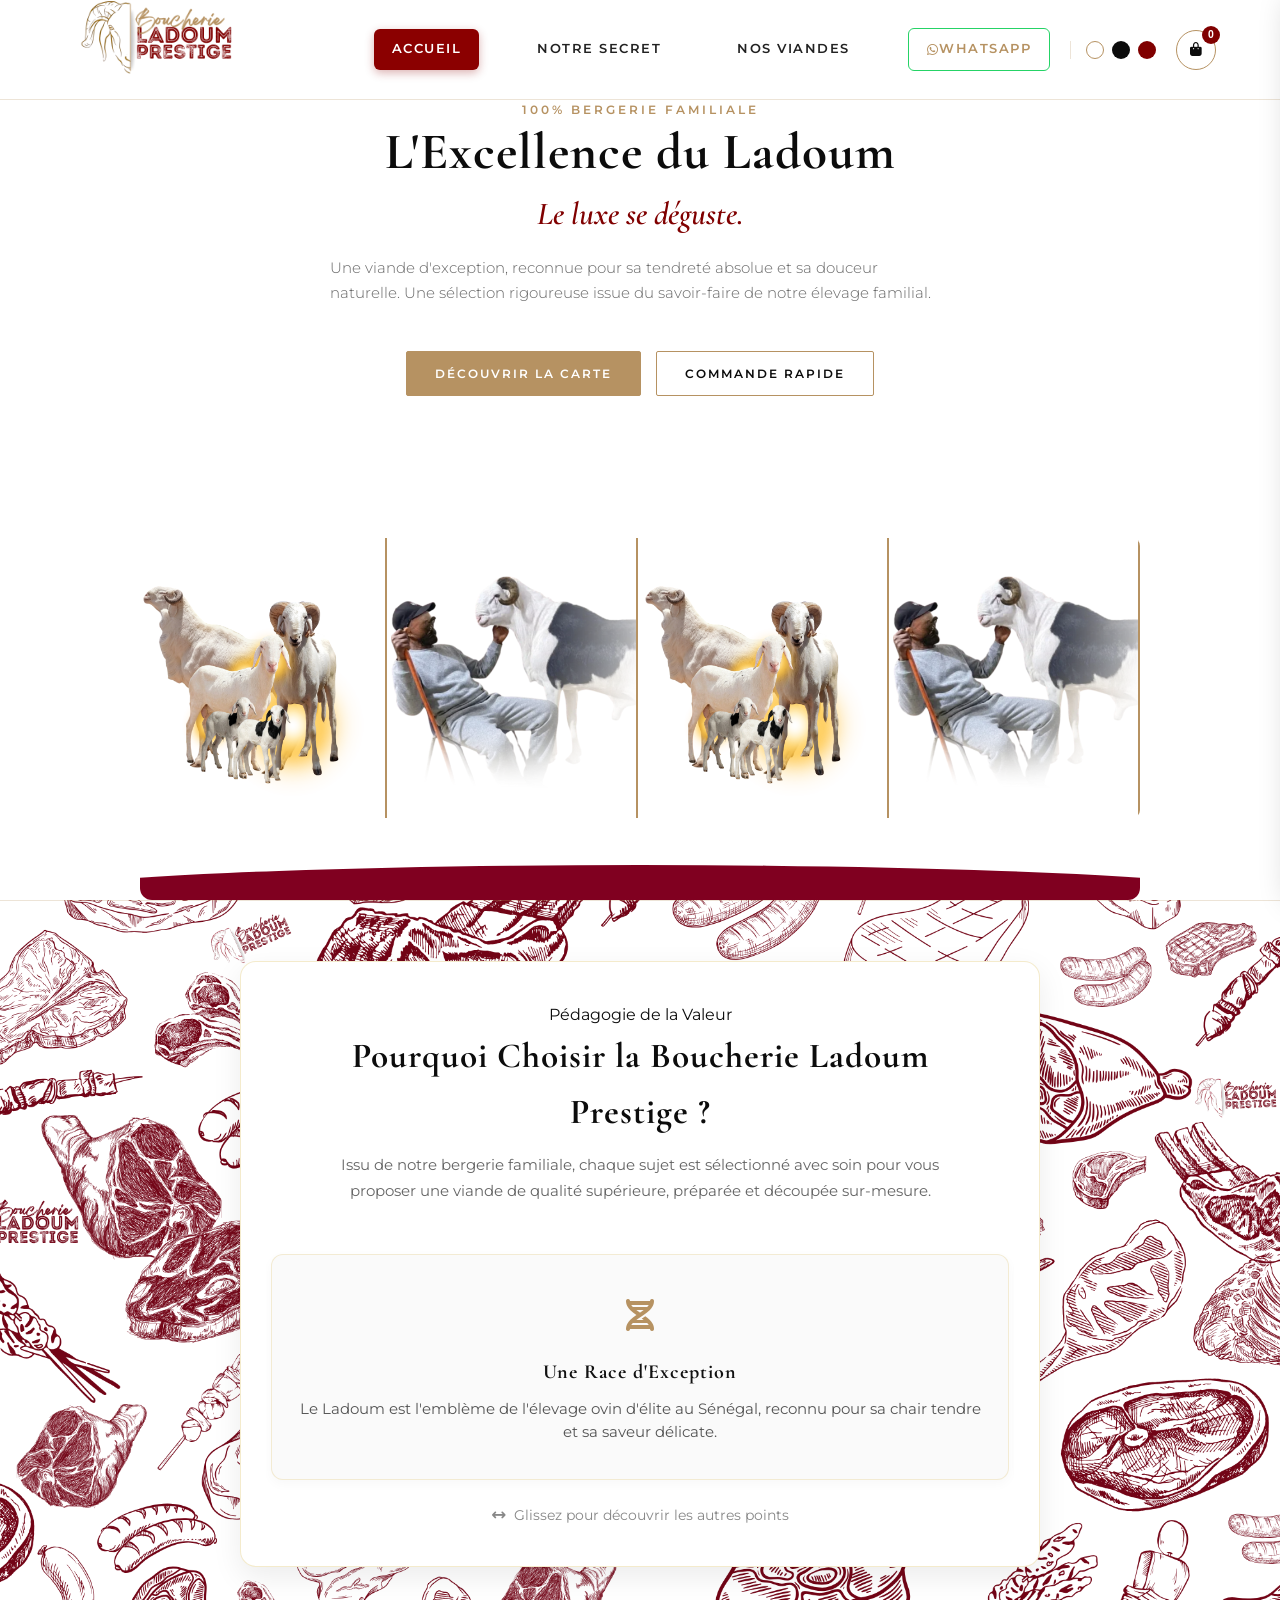
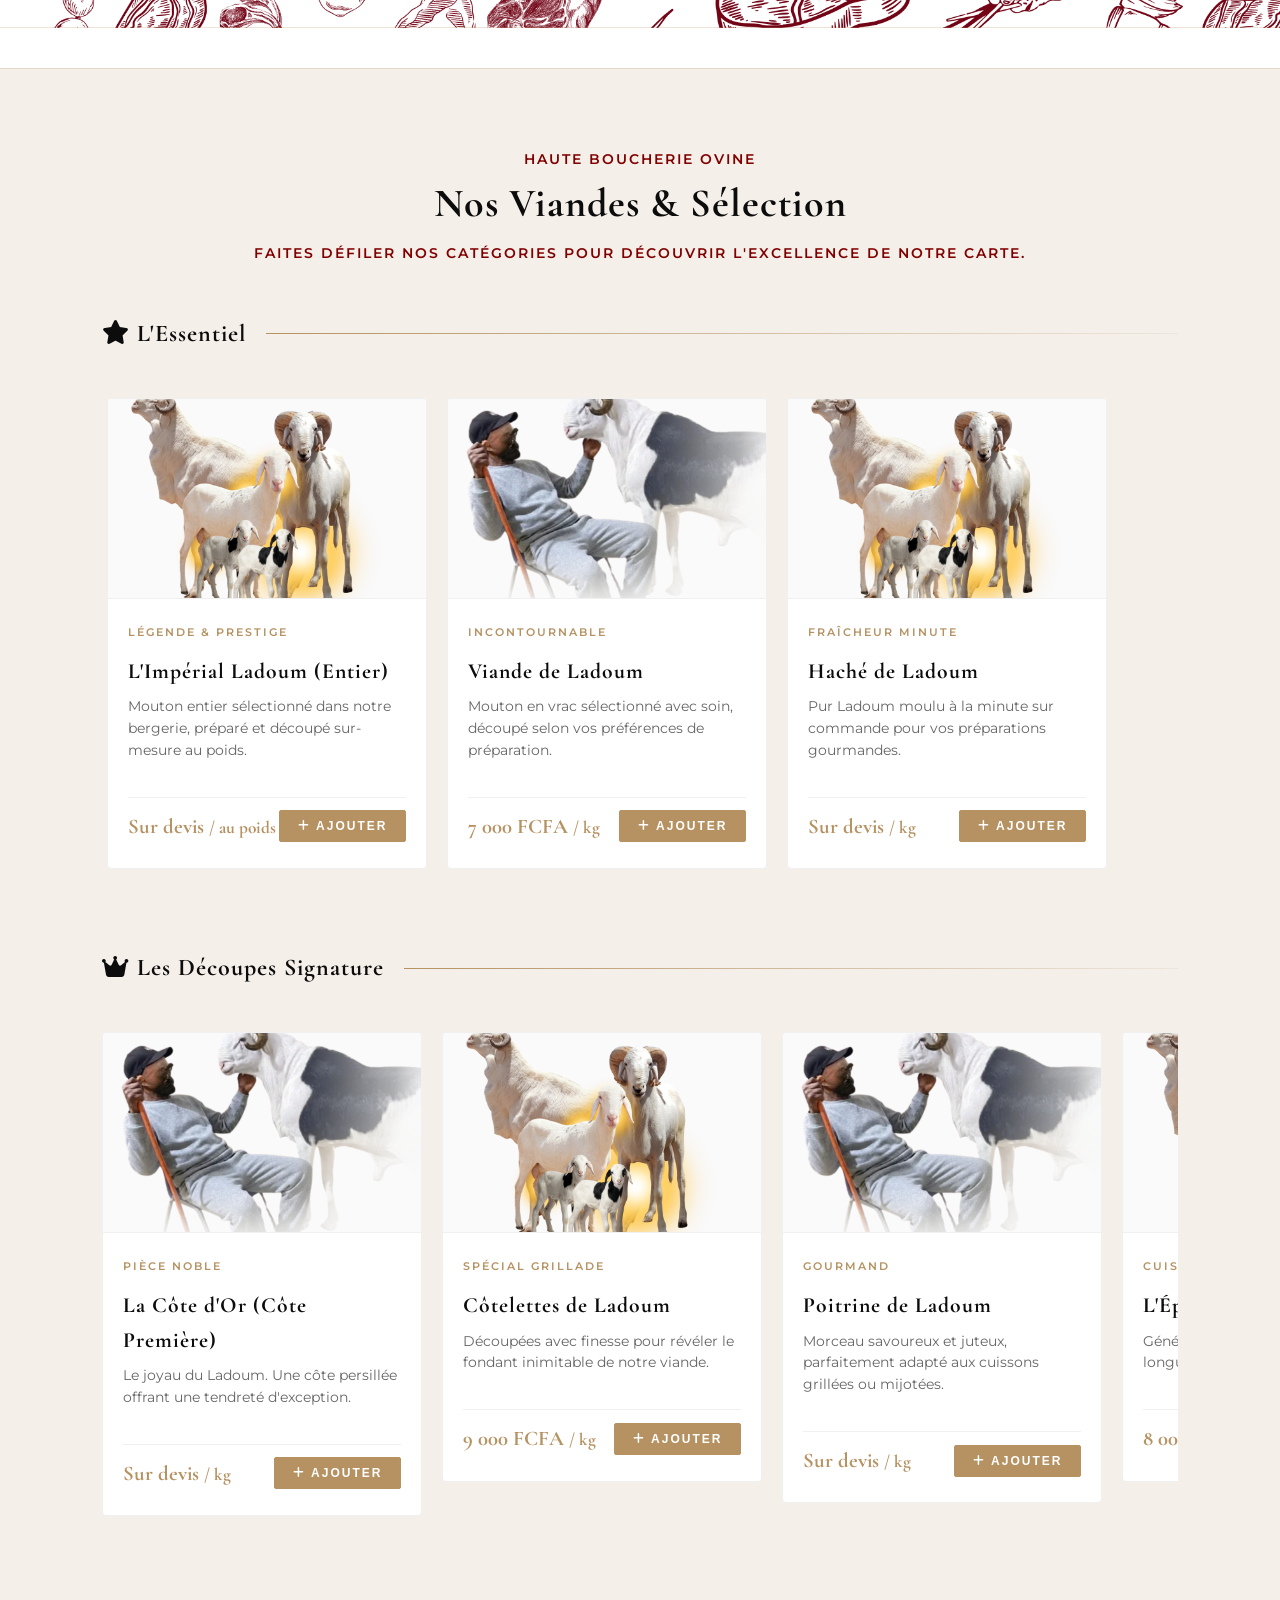
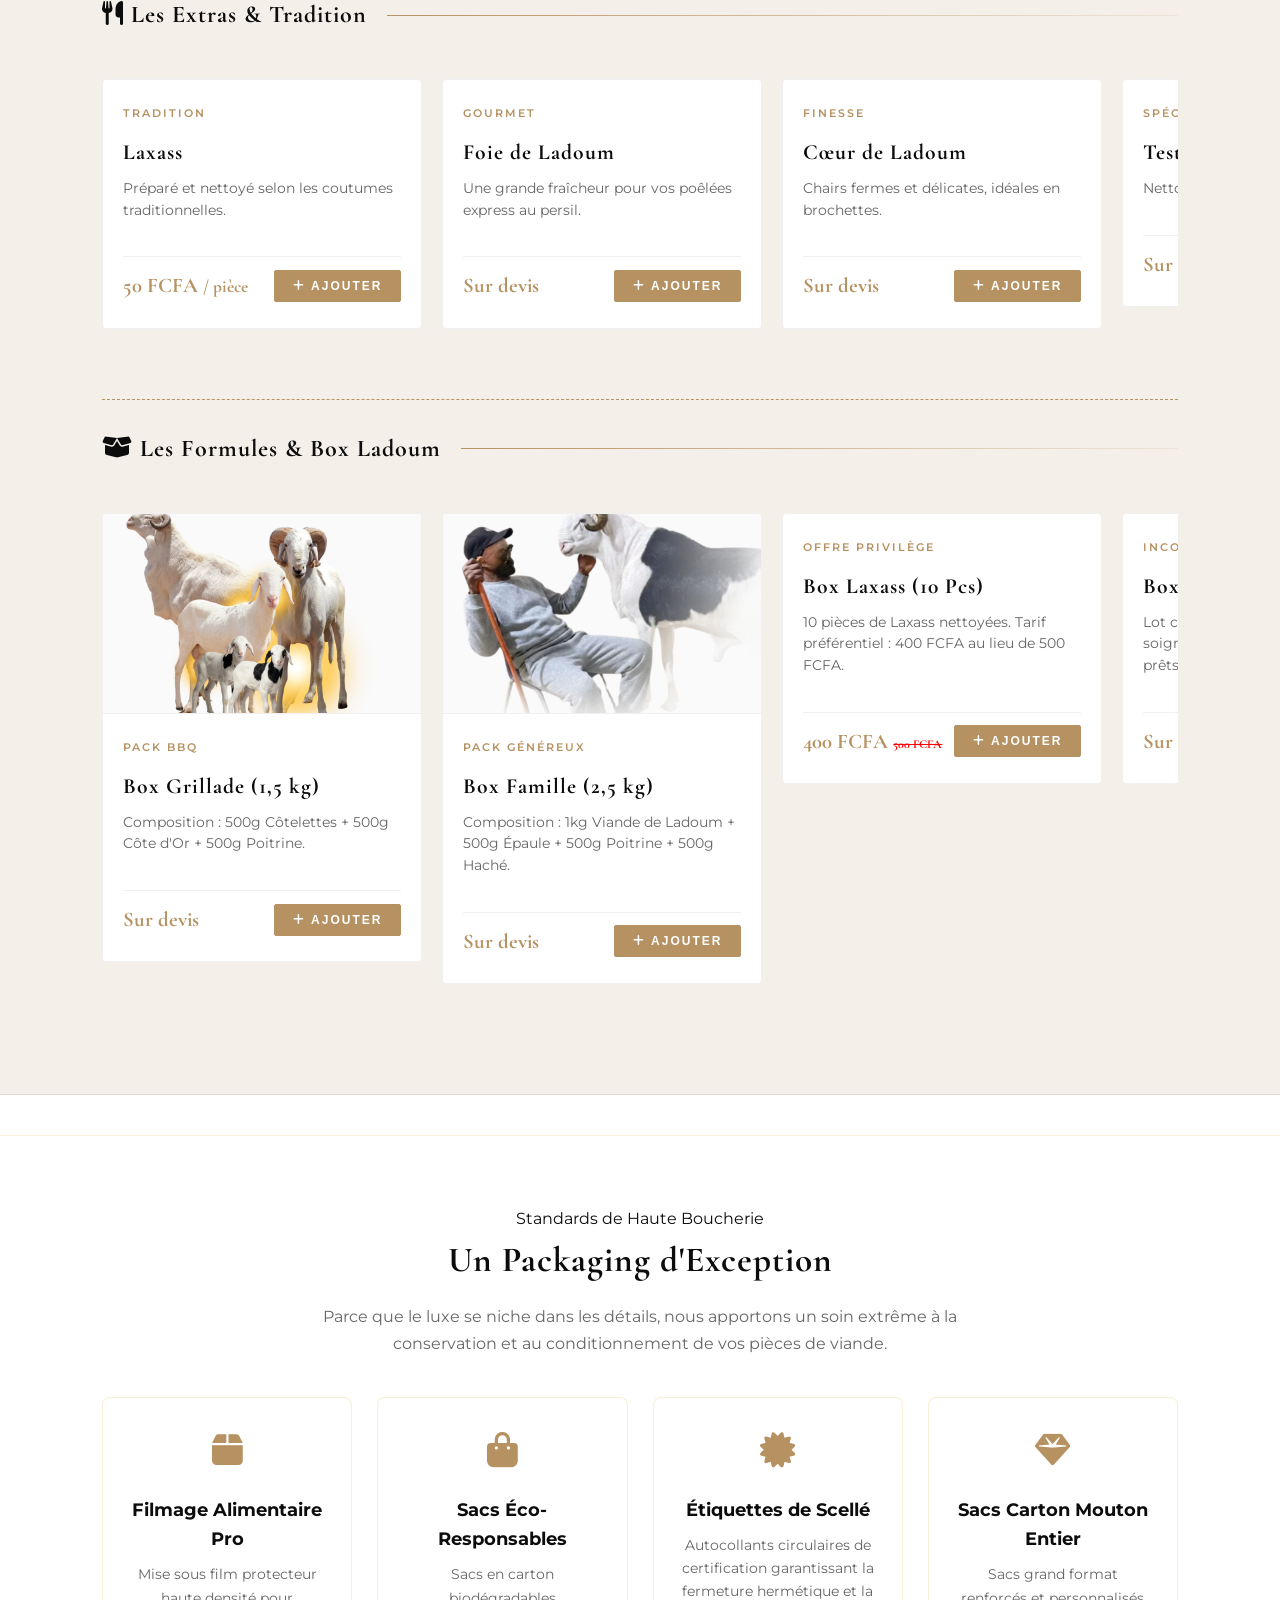
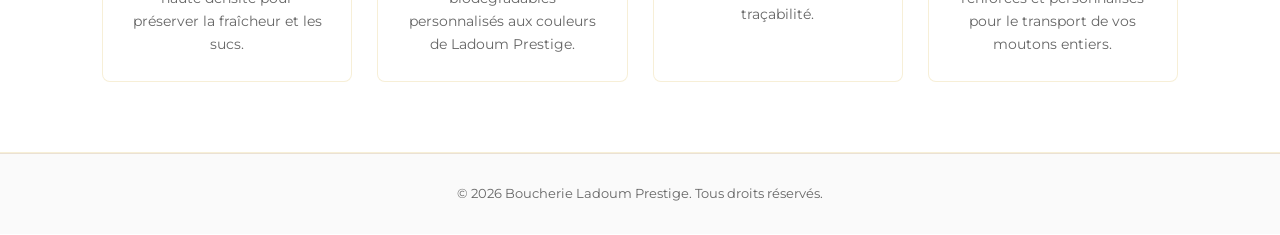
<file: index.html>
<!DOCTYPE html>
<html lang="fr" data-theme="light">
<head>
    <meta charset="UTF-8">
    <meta name="viewport" content="width=device-width, initial-scale=1.0">
    <title>Boucherie Ladoum Prestige | Boucherie d'Exception</title>
    <link rel="stylesheet" href="style.css">
    <link rel="stylesheet" href="https://cdnjs.cloudflare.com/ajax/libs/font-awesome/6.4.0/css/all.min.css">
    <style>
        /* Styles spécifiques aux carrousels UX/UI */
        .carousel-container {
            display: flex;
            gap: 20px;
            overflow-x: auto;
            scroll-snap-type: x mandatory;
            scroll-behavior: smooth;
            padding: 15px 5px 30px;
            -webkit-overflow-scrolling: touch;
        }

        .carousel-container::-webkit-scrollbar {
            height: 6px;
        }

        .carousel-container::-webkit-scrollbar-track {
            background: var(--bg-color, #ffffff);
        }

        .carousel-container::-webkit-scrollbar-thumb {
            background-color: var(--accent-gold, #d4af37);
            border-radius: 10px;
        }

        .carousel-item {
            flex: 0 0 280px;
            scroll-snap-align: start;
        }

        @media (min-width: 768px) {
            .carousel-item {
                flex: 0 0 320px;
            }
        }

        /* Section Packaging & Engagement */
        .packaging-section {
            padding: 70px 8%;
            background: var(--card-bg, #fdfbf7);
            border-top: 1px solid var(--border-color, rgba(212, 175, 55, 0.2));
            border-bottom: 1px solid var(--border-color, rgba(212, 175, 55, 0.2));
        }

        .packaging-grid {
            display: grid;
            grid-template-columns: repeat(auto-fit, minmax(240px, 1fr));
            gap: 25px;
            margin-top: 40px;
        }

        .packaging-card {
            background: var(--bg-color, #ffffff);
            border: 1px solid var(--border-color, rgba(212, 175, 55, 0.2));
            border-radius: 8px;
            padding: 25px;
            text-align: center;
            transition: transform 0.3s ease;
        }

        .packaging-card:hover {
            transform: translateY(-5px);
        }

        .packaging-icon {
            font-size: 2.2rem;
            color: var(--accent-gold, #d4af37);
            margin-bottom: 15px;
        }

        .packaging-card h4 {
            font-size: 1.15rem;
            margin-bottom: 10px;
            color: var(--text-color, #333);
        }

        .packaging-card p {
            font-size: 0.9rem;
            color: var(--text-muted, #666);
            line-height: 1.6;
        }
    </style>
</head>
<body>

    <!-- Header Fixe -->
    <header>
        <div class="logo">
            <a href="index.html">
                <img src="./img/logo_fond_blanc.png" alt="Boucherie Ladoum Prestige" id="site-logo" class="logo-img">
            </a>
        </div>
        
        <!-- Navigation Principale -->
        <nav id="main-nav">
            <a href="index.html#accueil" class="active" onclick="closeMobileMenu()">Accueil</a>
            <a href="secret-excellence.html" onclick="closeMobileMenu()">Notre Secret</a>
            <a href="viandes.html" onclick="closeMobileMenu()">Nos Viandes</a>
            <a href="https://wa.me/221776518802" class="nav-wa" target="_blank" rel="noopener"><i class="fab fa-whatsapp"></i> WhatsApp</a>
            
            <div class="theme-switcher">
                <span class="theme-dot dot-light active" onclick="setTheme('light')" title="Thème Clair"></span>
                <span class="theme-dot dot-dark" onclick="setTheme('dark')" title="Thème Sombre"></span>
                <span class="theme-dot dot-red" onclick="setTheme('red')" title="Thème Bordeaux Prestige"></span>
            </div>

            <!-- Panier Ordinateur -->
            <button class="cart-trigger desktop-cart" onclick="toggleCart()" title="Voir le panier">
                <i class="fas fa-shopping-bag"></i>
                <span class="cart-badge">0</span>
            </button>
        </nav>

        <!-- Actions Mobile (Panier + Burger) -->
        <div class="header-actions mobile-only">
            <button class="cart-trigger" onclick="toggleCart()" title="Voir le panier">
                <i class="fas fa-shopping-bag"></i>
                <span class="cart-badge">0</span>
            </button>

            <button class="mobile-menu-btn" onclick="toggleMobileMenu()" title="Menu">
                <i class="fas fa-bars" id="burger-icon"></i>
            </button>
        </div>
    </header>

    <!-- Hero Banner -->
<!-- Hero Banner -->
<section id="accueil" class="hero reveal-on-scroll flex-column-centered">
    <!-- Textes et Boutons en haut -->
    <div class="hero-content hero-text-centered">
        <p class="label-prestige">100% Bergerie Familiale</p>
        <h1>L'Excellence du Ladoum</h1>
        <p class="tagline">Le luxe se déguste.</p>
        <p class="description">Une viande d'exception, reconnue pour sa tendreté absolue et sa douceur naturelle. Une sélection rigoureuse issue du savoir-faire de notre élevage familial.</p>
        <div class="cta-group">
            <a href="#decoupes" class="btn-gold">Découvrir la carte</a>
            <a href="https://wa.me/221776518802" target="_blank" rel="noopener" class="btn-outline">Commande rapide</a>
        </div>
    </div>
    
    <!-- Carrousel Banner & Vagues en bas -->
    <div class="hero-image-wrapper header-banner-container">
        <!-- Vague supérieure -->
        <div class="banner-curve curve-top"></div>

        <!-- Galerie / Carrousel -->
        <div class="banner-carousel-track">
            <div class="banner-slide">
                <img src="./img/1.png" alt="Boucherie Ladoum Prestige">
            </div>
            <div class="banner-slide">
                <img src="./img/propos1.png" alt="Savoir-faire et Élevage">
            </div>
            <div class="banner-slide">
                <img src="./img/1.png" alt="Sélection de viande Ladoum">
            </div>
            <div class="banner-slide">
                <img src="./img/propos1.png" alt="Découpe d'exception">
            </div>

            <!-- Doublon des images pour l'effet de boucle infinie sur mobile -->
            <div class="banner-slide mobile-clone">
                <img src="./img/1.png" alt="Boucherie Ladoum Prestige">
            </div>
            <div class="banner-slide mobile-clone">
                <img src="./img/propos1.png" alt="Savoir-faire et Élevage">
            </div>
        </div>

        <!-- Vague inférieure -->
        <div class="banner-curve curve-bottom"></div>
    </div>
</section>

    <!-- SECTION WHY LADOUM -->
    <section class="why-ladoum-section reveal-on-scroll">
        <div class="why-container-box">
            <div class="why-header">
                <p class="label-prestige">Pédagogie de la Valeur</p>
                <h2>Pourquoi Choisir la Boucherie Ladoum Prestige ?</h2>
                <p class="why-intro">Issu de notre bergerie familiale, chaque sujet est sélectionné avec soin pour vous proposer une viande de qualité supérieure, préparée et découpée sur-mesure.</p>
            </div>

            <div class="why-carousel-slider">
                <div class="why-card-item">
                    <div class="why-card">
                        <div class="why-icon"><i class="fas fa-dna"></i></div>
                        <h3>Une Race d'Exception</h3>
                        <p>Le Ladoum est l'emblème de l'élevage ovin d'élite au Sénégal, reconnu pour sa chair tendre et sa saveur délicate.</p>
                    </div>
                </div>

                <div class="why-card-item">
                    <div class="why-card">
                        <div class="why-icon"><i class="fas fa-home"></i></div>
                        <h3>Élevage Familial</h3>
                        <p>Aucun intermédiaire : un suivi sanitaire et nutritionnel irréprochable au sein de notre propre bergerie.</p>
                    </div>
                </div>

                <div class="why-card-item">
                    <div class="why-card">
                        <div class="why-icon"><i class="fas fa-award"></i></div>
                        <h3>Sélection Rigoureuse</h3>
                        <p>Chaque sujet est choisi individuellement à maturité idéale pour garantir un persillé et une tendreté irréprochables.</p>
                    </div>
                </div>

                <div class="why-card-item">
                    <div class="why-card">
                        <div class="why-icon"><i class="fas fa-cut"></i></div>
                        <h3>Découpe Sur-Mesure</h3>
                        <p>Chaque pièce est préparée artisanalement selon votre commande et emballée avec soin.</p>
                    </div>
                </div>
            </div>

            <div class="why-carousel-hint">
                <i class="fas fa-arrows-left-right"></i> Glissez pour découvrir les autres points
            </div>
        </div>
    </section>

    <!-- SECTION PRINCIPALE PRODUITS (EN CARROUSELS) -->
    <section id="decoupes" class="products reveal-on-scroll">
        <div class="products-header">
            <p class="label-prestige">Haute Boucherie Ovine</p>
            <h2>Nos Viandes & Sélection</h2>
            <p class="products-subintro">Faites défiler nos catégories pour découvrir l'excellence de notre carte.</p>
        </div>
        
        <!-- CARROUSEL 1: L'ESSENTIEL -->
        <div class="category-block">
            <div class="category-header">
                <h3><i class="fas fa-star gold-icon-sm"></i> L'Essentiel</h3>
                <span class="category-line"></span>
            </div>

            <div class="carousel-container">
                <div class="carousel-item">
                    <div class="product-card">
                        <div class="product-img-wrapper">
                            <img src="./img/1.png" alt="L'Impérial Ladoum" class="product-img">
                        </div>
                        <div class="product-card-body">
                            <div class="badge">Légende & Prestige</div>
                            <h3>L'Impérial Ladoum (Entier)</h3>
                            <p>Mouton entier sélectionné dans notre bergerie, préparé et découpé sur-mesure au poids.</p>
                            <div class="product-footer-row">
                                <span class="price">Sur devis <small>/ au poids</small></span>
                                <button onclick="addToCart('L\'Impérial Ladoum (Entier)', 0, 'unit')" class="btn-card"><i class="fas fa-plus"></i> Ajouter</button>
                            </div>
                        </div>
                    </div>
                </div>

                <div class="carousel-item">
                    <div class="product-card">
                        <div class="product-img-wrapper">
                            <img src="./img/propos1.png" alt="Viande de Ladoum" class="product-img">
                        </div>
                        <div class="product-card-body">
                            <div class="badge">Incontournable</div>
                            <h3>Viande de Ladoum</h3>
                            <p>Mouton en vrac sélectionné avec soin, découpé selon vos préférences de préparation.</p>
                            <div class="product-footer-row">
                                <span class="price">7 000 FCFA <small>/ kg</small></span>
                                <button onclick="addToCart('Viande de Ladoum au Kg', 7000, 'kg')" class="btn-card"><i class="fas fa-plus"></i> Ajouter</button>
                            </div>
                        </div>
                    </div>
                </div>

                <div class="carousel-item">
                    <div class="product-card">
                        <div class="product-img-wrapper">
                            <img src="./img/1.png" alt="Haché de Ladoum" class="product-img">
                        </div>
                        <div class="product-card-body">
                            <div class="badge">Fraîcheur Minute</div>
                            <h3>Haché de Ladoum</h3>
                            <p>Pur Ladoum moulu à la minute sur commande pour vos préparations gourmandes.</p>
                            <div class="product-footer-row">
                                <span class="price">Sur devis <small>/ kg</small></span>
                                <button onclick="addToCart('Haché de Ladoum', 0, 'kg')" class="btn-card"><i class="fas fa-plus"></i> Ajouter</button>
                            </div>
                        </div>
                    </div>
                </div>
            </div>
        </div>

        <!-- CARROUSEL 2: LES DÉCOUPES SIGNATURE -->
        <div class="category-block">
            <div class="category-header">
                <h3><i class="fas fa-crown gold-icon-sm"></i> Les Découpes Signature</h3>
                <span class="category-line"></span>
            </div>

            <div class="carousel-container">
                <div class="carousel-item">
                    <div class="product-card">
                        <div class="product-img-wrapper">
                            <img src="./img/propos1.png" alt="La Côte d'Or" class="product-img">
                        </div>
                        <div class="product-card-body">
                            <div class="badge">Pièce Noble</div>
                            <h3>La Côte d'Or (Côte Première)</h3>
                            <p>Le joyau du Ladoum. Une côte persillée offrant une tendreté d'exception.</p>
                            <div class="product-footer-row">
                                <span class="price">Sur devis <small>/ kg</small></span>
                                <button onclick="addToCart('La Côte d\'Or', 0, 'kg')" class="btn-card"><i class="fas fa-plus"></i> Ajouter</button>
                            </div>
                        </div>
                    </div>
                </div>

                <div class="carousel-item">
                    <div class="product-card">
                        <div class="product-img-wrapper">
                            <img src="./img/1.png" alt="Côtelettes de Ladoum" class="product-img">
                        </div>
                        <div class="product-card-body">
                            <div class="badge">Spécial Grillade</div>
                            <h3>Côtelettes de Ladoum</h3>
                            <p>Découpées avec finesse pour révéler le fondant inimitable de notre viande.</p>
                            <div class="product-footer-row">
                                <span class="price">9 000 FCFA <small>/ kg</small></span>
                                <button onclick="addToCart('Côtelettes de Ladoum', 9000, 'kg')" class="btn-card"><i class="fas fa-plus"></i> Ajouter</button>
                            </div>
                        </div>
                    </div>
                </div>

                <div class="carousel-item">
                    <div class="product-card">
                        <div class="product-img-wrapper">
                            <img src="./img/propos1.png" alt="Poitrine de Ladoum" class="product-img">
                        </div>
                        <div class="product-card-body">
                            <div class="badge">Gourmand</div>
                            <h3>Poitrine de Ladoum</h3>
                            <p>Morceau savoureux et juteux, parfaitement adapté aux cuissons grillées ou mijotées.</p>
                            <div class="product-footer-row">
                                <span class="price">Sur devis <small>/ kg</small></span>
                                <button onclick="addToCart('Poitrine de Ladoum', 0, 'kg')" class="btn-card"><i class="fas fa-plus"></i> Ajouter</button>
                            </div>
                        </div>
                    </div>
                </div>

                <div class="carousel-item">
                    <div class="product-card">
                        <div class="product-img-wrapper">
                            <img src="./img/1.png" alt="L'Épaule de Ladoum" class="product-img">
                        </div>
                        <div class="product-card-body">
                            <div class="badge">Cuisson Lente</div>
                            <h3>L'Épaule de Ladoum</h3>
                            <p>Généreuse et fondante, idéale à rôtir longuement ou confire au four.</p>
                            <div class="product-footer-row">
                                <span class="price">8 000 FCFA <small>/ kg</small></span>
                                <button onclick="addToCart('L\'Épaule de Ladoum', 8000, 'kg')" class="btn-card"><i class="fas fa-plus"></i> Ajouter</button>
                            </div>
                        </div>
                    </div>
                </div>

                <div class="carousel-item">
                    <div class="product-card">
                        <div class="product-img-wrapper">
                            <img src="./img/propos1.png" alt="Le Gigot Royal" class="product-img">
                        </div>
                        <div class="product-card-body">
                            <div class="badge">Pièce Maîtresse</div>
                            <h3>Le Gigot Royal</h3>
                            <p>Découpe majestueuse pour vos grandes réceptions et événements d'exception.</p>
                            <div class="product-footer-row">
                                <span class="price">8 500 FCFA <small>/ kg</small></span>
                                <button onclick="addToCart('Le Gigot Royal', 8500, 'kg')" class="btn-card"><i class="fas fa-plus"></i> Ajouter</button>
                            </div>
                        </div>
                    </div>
                </div>
            </div>
        </div>

        <!-- CARROUSEL 3: LES EXTRAS / SÉLECTION TRADITION -->
        <div class="category-block">
            <div class="category-header">
                <h3><i class="fas fa-utensils gold-icon-sm"></i> Les Extras & Tradition</h3>
                <span class="category-line"></span>
            </div>

            <div class="carousel-container">
                <div class="carousel-item">
                    <div class="product-card">
                        <div class="product-card-body">
                            <div class="badge">Tradition</div>
                            <h3>Laxass</h3>
                            <p>Préparé et nettoyé selon les coutumes traditionnelles.</p>
                            <div class="product-footer-row">
                                <span class="price">50 FCFA <small>/ pièce</small></span>
                                <button onclick="addToCart('Laxass', 50, 'unit')" class="btn-card"><i class="fas fa-plus"></i> Ajouter</button>
                            </div>
                        </div>
                    </div>
                </div>

                <div class="carousel-item">
                    <div class="product-card">
                        <div class="product-card-body">
                            <div class="badge">Gourmet</div>
                            <h3>Foie de Ladoum</h3>
                            <p>Une grande fraîcheur pour vos poêlées express au persil.</p>
                            <div class="product-footer-row">
                                <span class="price">Sur devis</span>
                                <button onclick="addToCart('Foie de Ladoum', 0, 'unit')" class="btn-card"><i class="fas fa-plus"></i> Ajouter</button>
                            </div>
                        </div>
                    </div>
                </div>

                <div class="carousel-item">
                    <div class="product-card">
                        <div class="product-card-body">
                            <div class="badge">Finesse</div>
                            <h3>Cœur de Ladoum</h3>
                            <p>Chairs fermes et délicates, idéales en brochettes.</p>
                            <div class="product-footer-row">
                                <span class="price">Sur devis</span>
                                <button onclick="addToCart('Cœur de Ladoum', 0, 'unit')" class="btn-card"><i class="fas fa-plus"></i> Ajouter</button>
                            </div>
                        </div>
                    </div>
                </div>

                <div class="carousel-item">
                    <div class="product-card">
                        <div class="product-card-body">
                            <div class="badge">Spécialité</div>
                            <h3>Testicules</h3>
                            <p>Nettoyés soigneusement à la demande.</p>
                            <div class="product-footer-row">
                                <span class="price">Sur devis</span>
                                <button onclick="addToCart('Testicules', 0, 'unit')" class="btn-card"><i class="fas fa-plus"></i> Ajouter</button>
                            </div>
                        </div>
                    </div>
                </div>

                <div class="carousel-item">
                    <div class="product-card">
                        <div class="product-card-body">
                            <div class="badge">Fins Connaisseurs</div>
                            <h3>Rognons</h3>
                            <p>Délicieusement tendres, préparés prêts pour la cuisson.</p>
                            <div class="product-footer-row">
                                <span class="price">Sur devis</span>
                                <button onclick="addToCart('Rognons', 0, 'unit')" class="btn-card"><i class="fas fa-plus"></i> Ajouter</button>
                            </div>
                        </div>
                    </div>
                </div>

                <div class="carousel-item">
                    <div class="product-card">
                        <div class="product-card-body">
                            <div class="badge">Tradition</div>
                            <h3>Tête de Ladoum</h3>
                            <p>Flambée et préparée minutieusement à l'ancienne.</p>
                            <div class="product-footer-row">
                                <span class="price">Sur devis</span>
                                <button onclick="addToCart('Tête de Ladoum', 0, 'unit')" class="btn-card"><i class="fas fa-plus"></i> Ajouter</button>
                            </div>
                        </div>
                    </div>
                </div>

                <div class="carousel-item">
                    <div class="product-card">
                        <div class="product-card-body">
                            <div class="badge">Incontournable</div>
                            <h3>Pieds / Tank Xaar</h3>
                            <p>Pieds de mouton lavés, flambés et découpés prêt à cuisiner.</p>
                            <div class="product-footer-row">
                                <span class="price">Sur devis</span>
                                <button onclick="addToCart('Pieds / Tank Xaar', 0, 'unit')" class="btn-card"><i class="fas fa-plus"></i> Ajouter</button>
                            </div>
                        </div>
                    </div>
                </div>
            </div>
        </div>

        <!-- CARROUSEL 4: LES FORMULES & BOX LADOUM -->
        <div class="category-block" style="margin-top: 40px; padding-top: 30px; border-top: 1px dashed var(--accent-gold, #d4af37);">
            <div class="category-header">
                <h3><i class="fas fa-box-open gold-icon-sm"></i> Les Formules & Box Ladoum</h3>
                <span class="category-line"></span>
            </div>

            <div class="carousel-container">
                <!-- Box Grillade -->
                <div class="carousel-item">
                    <div class="product-card">
                        <div class="product-img-wrapper">
                            <img src="./img/1.png" alt="Box Grillade" class="product-img">
                        </div>
                        <div class="product-card-body">
                            <div class="badge">Pack BBQ</div>
                            <h3>Box Grillade (1,5 kg)</h3>
                            <p>Composition : 500g Côtelettes + 500g Côte d'Or + 500g Poitrine.</p>
                            <div class="product-footer-row">
                                <span class="price">Sur devis</span>
                                <button onclick="addToCart('Box Grillade (1,5 kg)', 0, 'unit')" class="btn-card"><i class="fas fa-plus"></i> Ajouter</button>
                            </div>
                        </div>
                    </div>
                </div>

                <!-- Box Famille -->
                <div class="carousel-item">
                    <div class="product-card">
                        <div class="product-img-wrapper">
                            <img src="./img/propos1.png" alt="Box Famille" class="product-img">
                        </div>
                        <div class="product-card-body">
                            <div class="badge">Pack Généreux</div>
                            <h3>Box Famille (2,5 kg)</h3>
                            <p>Composition : 1kg Viande de Ladoum + 500g Épaule + 500g Poitrine + 500g Haché.</p>
                            <div class="product-footer-row">
                                <span class="price">Sur devis</span>
                                <button onclick="addToCart('Box Famille (2,5 kg)', 0, 'unit')" class="btn-card"><i class="fas fa-plus"></i> Ajouter</button>
                            </div>
                        </div>
                    </div>
                </div>

                <!-- Box Laxass -->
                <div class="carousel-item">
                    <div class="product-card">
                        <div class="product-card-body">
                            <div class="badge">Offre Privilège</div>
                            <h3>Box Laxass (10 Pcs)</h3>
                            <p>10 pièces de Laxass nettoyées. Tarif préférentiel : 400 FCFA au lieu de 500 FCFA.</p>
                            <div class="product-footer-row">
                                <span class="price">400 FCFA <small><s style="color:red; font-size:0.75rem;">500 FCFA</s></small></span>
                                <button onclick="addToCart('Box Laxass (10 pcs)', 400, 'unit')" class="btn-card"><i class="fas fa-plus"></i> Ajouter</button>
                            </div>
                        </div>
                    </div>
                </div>

                <!-- Box Tank Xaar -->
                <div class="carousel-item">
                    <div class="product-card">
                        <div class="product-card-body">
                            <div class="badge">Incontournable</div>
                            <h3>Box Tank Xaar</h3>
                            <p>Lot complet de pieds de mouton soigneusement flambés, nettoyés et prêts à cuisiner.</p>
                            <div class="product-footer-row">
                                <span class="price">Sur devis</span>
                                <button onclick="addToCart('Box Tank Xaar', 0, 'unit')" class="btn-card"><i class="fas fa-plus"></i> Ajouter</button>
                            </div>
                        </div>
                    </div>
                </div>

                <!-- Box Réception -->
                <div class="carousel-item">
                    <div class="product-card">
                        <div class="product-img-wrapper">
                            <img src="./img/1.png" alt="Box Réception" class="product-img">
                        </div>
                        <div class="product-card-body">
                            <div class="badge">Prestige VIP</div>
                            <h3>Box Réception</h3>
                            <p>1 Gigot Royal + 1 kg Côtelettes + 1 kg Côte d'Or + 1 kg Poitrine (Idéal pour 8-12 pers.).</p>
                            <div class="product-footer-row">
                                <span class="price">Sur devis</span>
                                <button onclick="addToCart('Box Réception VIP', 0, 'unit')" class="btn-card"><i class="fas fa-plus"></i> Ajouter</button>
                            </div>
                        </div>
                    </div>
                </div>
            </div>
        </div>
    </section>

    <!-- PACKAGING & NORMES QUALITÉ -->
    <section class="packaging-section reveal-on-scroll">
        <div style="text-align: center; max-width: 700px; margin: 0 auto;">
            <p class="label-prestige">Standards de Haute Boucherie</p>
            <h2 style="font-size: 2.2rem; margin-bottom: 15px;">Un Packaging d'Exception</h2>
            <p style="color: var(--text-muted, #666); line-height: 1.7;">
                Parce que le luxe se niche dans les détails, nous apportons un soin extrême à la conservation et au conditionnement de vos pièces de viande.
            </p>
        </div>

        <div class="packaging-grid">
            <div class="packaging-card">
                <div class="packaging-icon"><i class="fas fa-box"></i></div>
                <h4>Filmage Alimentaire Pro</h4>
                <p>Mise sous film protecteur haute densité pour préserver la fraîcheur et les sucs.</p>
            </div>

            <div class="packaging-card">
                <div class="packaging-icon"><i class="fas fa-shopping-bag"></i></div>
                <h4>Sacs Éco-Responsables</h4>
                <p>Sacs en carton biodégradables personnalisés aux couleurs de Ladoum Prestige.</p>
            </div>

            <div class="packaging-card">
                <div class="packaging-icon"><i class="fas fa-certificate"></i></div>
                <h4>Étiquettes de Scellé</h4>
                <p>Autocollants circulaires de certification garantissant la fermeture hermétique et la traçabilité.</p>
            </div>

            <div class="packaging-card">
                <div class="packaging-icon"><i class="fas fa-gem"></i></div>
                <h4>Sacs Carton Mouton Entier</h4>
                <p>Sacs grand format renforcés et personnalisés pour le transport de vos moutons entiers.</p>
            </div>
        </div>
    </section>

    <!-- Drawer Panier -->
    <div class="cart-overlay" id="cart-overlay" onclick="toggleCart()"></div>
    <aside class="cart-drawer" id="cart-drawer">
        <div class="cart-drawer-header">
            <h3><i class="fas fa-shopping-bag"></i> Votre Sélection</h3>
            <button class="close-drawer" onclick="toggleCart()">&times;</button>
        </div>

        <div class="cart-drawer-body" id="cart-items">
            <p class="empty-cart-msg">Votre panier est actuellement vide.</p>
        </div>

        <div class="cart-drawer-footer">
            <div class="cart-summary">
                <span>Total Estimé</span>
                <strong id="cart-total-price">0 FCFA</strong>
            </div>
            <button class="btn-whatsapp-order" onclick="checkoutWhatsApp()">
                <i class="fab fa-whatsapp"></i> Commander via WhatsApp
            </button>
        </div>
    </aside>

    <!-- Footer -->
    <footer class="reveal-on-scroll">
        <p>&copy; 2026 Boucherie Ladoum Prestige. Tous droits réservés.</p>
    </footer>

    <script src="script.js"></script>

    <script>
        document.addEventListener("DOMContentLoaded", function () {
            const animatedElements = document.querySelectorAll('.reveal-on-scroll');
            
            const observerOptions = {
                root: null,
                rootMargin: '0px 0px -50px 0px',
                threshold: 0.15
            };
            
            const observer = new IntersectionObserver((entries, observer) => {
                entries.forEach(entry => {
                    if (entry.isIntersecting) {
                        entry.target.classList.add('is-visible');
                        observer.unobserve(entry.target);
                    }
                });
            }, observerOptions);
            
            animatedElements.forEach(el => observer.observe(el));
        });
    </script>
</body>
</html>
</file>
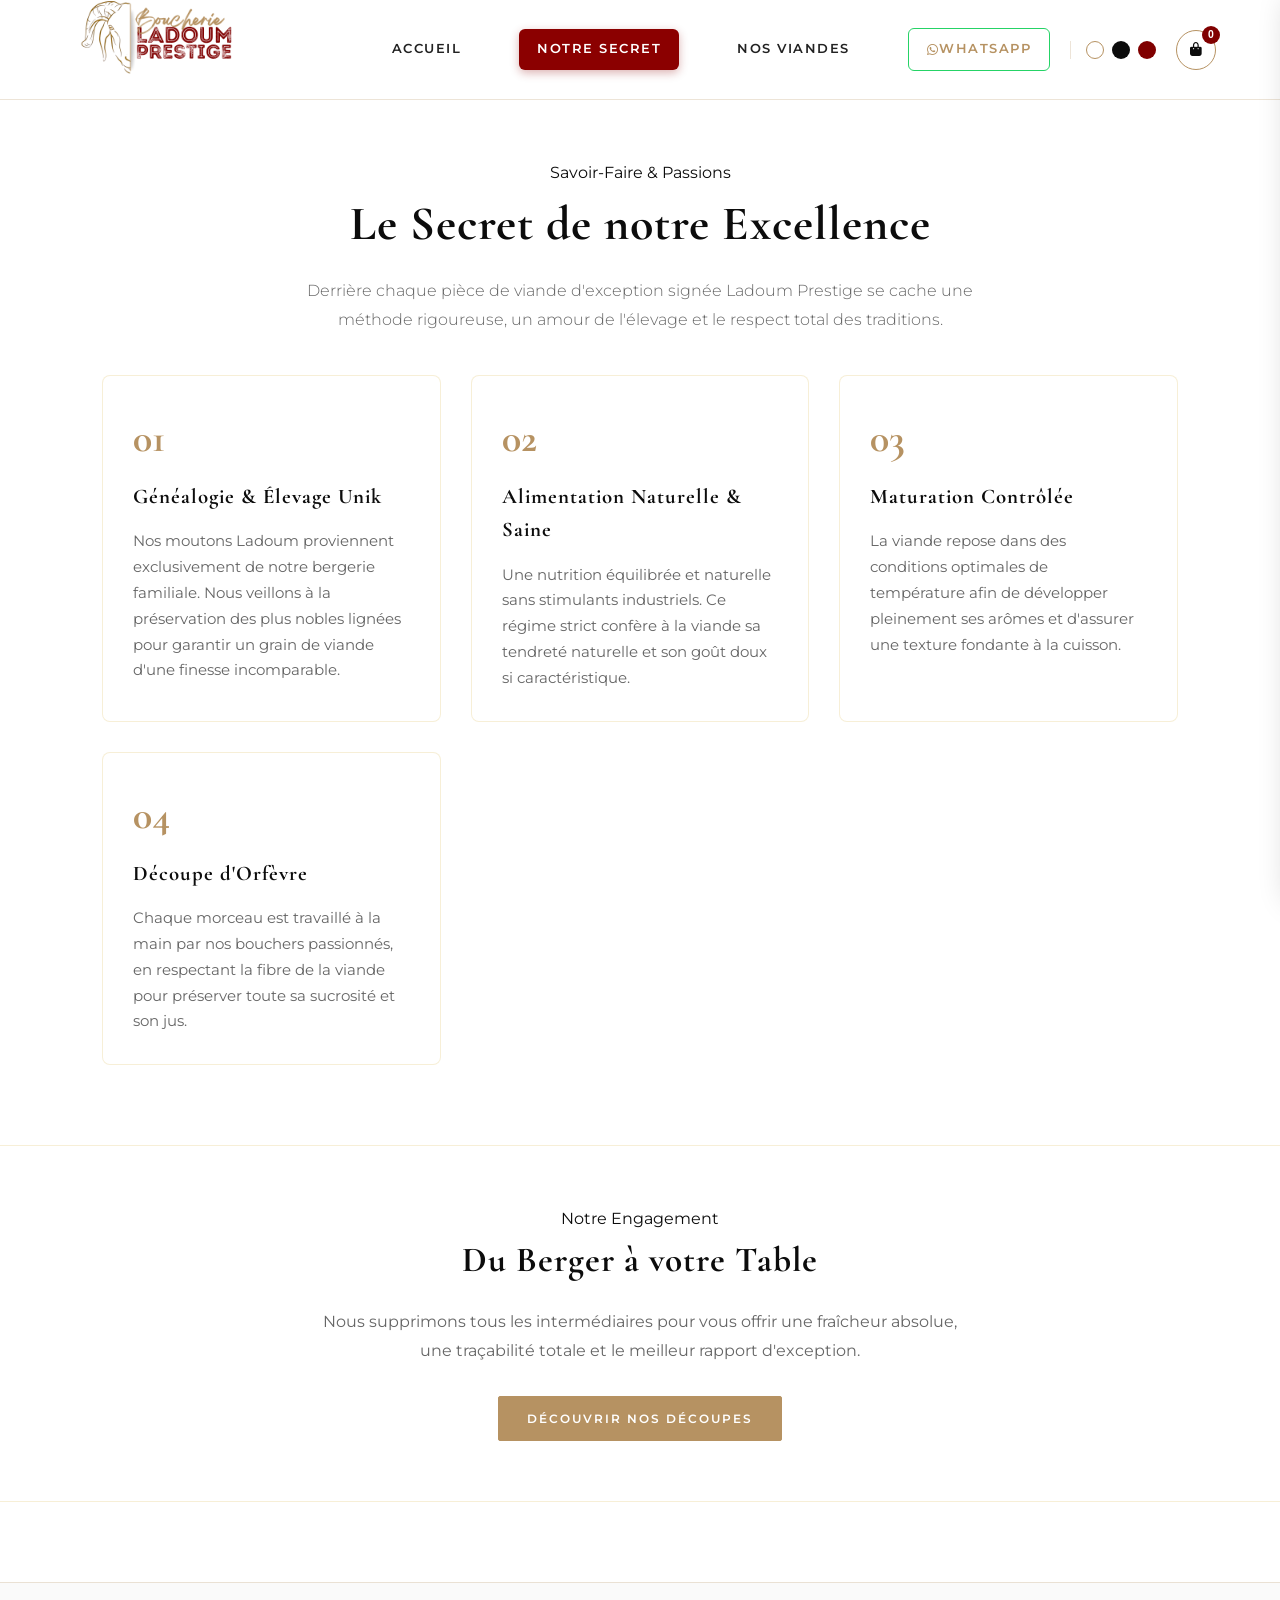
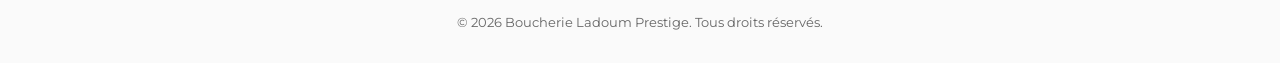
<file: secret-excellence.html>
<!DOCTYPE html>
<html lang="fr" data-theme="light">
<head>
    <meta charset="UTF-8">
    <meta name="viewport" content="width=device-width, initial-scale=1.0">
    <title>Notre Secret d'Excellence | Boucherie Ladoum Prestige</title>
    <link rel="stylesheet" href="style.css">
    <link rel="stylesheet" href="https://cdnjs.cloudflare.com/ajax/libs/font-awesome/6.4.0/css/all.min.css">
    <style>
        .secret-hero {
            padding: 60px 8% 40px;
            text-align: center;
        }

        .secret-grid {
            display: grid;
            grid-template-columns: repeat(auto-fit, minmax(280px, 1fr));
            gap: 30px;
            padding: 0 8% 80px;
        }

        .secret-card {
            background: var(--card-bg, #ffffff);
            border: 1px solid var(--border-color, rgba(212, 175, 55, 0.2));
            border-radius: 8px;
            padding: 30px;
            transition: transform 0.3s ease, box-shadow 0.3s ease;
        }

        .secret-card:hover {
            transform: translateY(-5px);
            box-shadow: 0 10px 20px rgba(0, 0, 0, 0.08);
        }

        .secret-number {
            font-family: 'Cormorant Garamond', serif;
            font-size: 2.5rem;
            color: var(--accent-gold);
            font-weight: 700;
            margin-bottom: 10px;
        }

        .secret-card h3 {
            font-size: 1.3rem;
            margin-bottom: 15px;
            color: var(--text-color);
        }

        .secret-card p {
            color: var(--text-muted);
            font-size: 0.95rem;
            line-height: 1.7;
        }

        .engagement-section {
            background: var(--card-bg, #fdfbf7);
            border-top: 1px solid var(--border-color, rgba(212, 175, 55, 0.2));
            border-bottom: 1px solid var(--border-color, rgba(212, 175, 55, 0.2));
            padding: 60px 8%;
            text-align: center;
            margin-bottom: 80px;
        }

        @media (max-width: 900px) {
            .secret-hero, .secret-grid, .engagement-section {
                padding-left: 5%;
                padding-right: 5%;
            }
        }
    </style>
</head>
<body>

    <!-- Header Fixe (Identique à index.html) -->
    <header>
        <div class="logo">
            <a href="index.html">
                <img src="./img/logo_fond_blanc.png" alt="Boucherie Ladoum Prestige" id="site-logo" class="logo-img">
            </a>
        </div>
        
        <!-- Navigation Principale -->
        <nav id="main-nav">
            <a href="index.html#accueil" onclick="closeMobileMenu()">Accueil</a>
            <a href="secret-excellence.html" class="active" onclick="closeMobileMenu()">Notre Secret</a>
            <a href="viandes.html" onclick="closeMobileMenu()">Nos Viandes</a>
            <a href="https://wa.me/221776518802" class="nav-wa" target="_blank" rel="noopener"><i class="fab fa-whatsapp"></i> WhatsApp</a>
            
            <div class="theme-switcher">
                <span class="theme-dot dot-light active" onclick="setTheme('light')" title="Thème Clair"></span>
                <span class="theme-dot dot-dark" onclick="setTheme('dark')" title="Thème Sombre"></span>
                <span class="theme-dot dot-red" onclick="setTheme('red')" title="Thème Bordeaux Prestige"></span>
            </div>

            <!-- Panier Ordinateur -->
            <button class="cart-trigger desktop-cart" onclick="toggleCart()" title="Voir le panier">
                <i class="fas fa-shopping-bag"></i>
                <span class="cart-badge">0</span>
            </button>
        </nav>

        <!-- Actions Mobile (Panier + Burger) -->
        <div class="header-actions mobile-only">
            <button class="cart-trigger" onclick="toggleCart()" title="Voir le panier">
                <i class="fas fa-shopping-bag"></i>
                <span class="cart-badge">0</span>
            </button>

            <button class="mobile-menu-btn" onclick="toggleMobileMenu()" title="Menu">
                <i class="fas fa-bars" id="burger-icon"></i>
            </button>
        </div>
    </header>

    <!-- En-tête de page -->
    <section class="secret-hero">
        <p class="label-prestige">Savoir-Faire & Passions</p>
        <h1 style="font-size: 3rem; margin-bottom: 15px;">Le Secret de notre Excellence</h1>
        <p class="description" style="max-width: 700px; margin: 0 auto; color: var(--text-muted); font-size: 1rem; line-height: 1.8;">
            Derrière chaque pièce de viande d'exception signée Ladoum Prestige se cache une méthode rigoureuse, un amour de l'élevage et le respect total des traditions.
        </p>
    </section>

    <!-- Piliers d'excellence -->
    <section class="secret-grid">
        <div class="secret-card">
            <div class="secret-number">01</div>
            <h3>Généalogie & Élevage Unik</h3>
            <p>Nos moutons Ladoum proviennent exclusivement de notre bergerie familiale. Nous veillons à la préservation des plus nobles lignées pour garantir un grain de viande d'une finesse incomparable.</p>
        </div>

        <div class="secret-card">
            <div class="secret-number">02</div>
            <h3>Alimentation Naturelle & Saine</h3>
            <p>Une nutrition équilibrée et naturelle sans stimulants industriels. Ce régime strict confère à la viande sa tendreté naturelle et son goût doux si caractéristique.</p>
        </div>

        <div class="secret-card">
            <div class="secret-number">03</div>
            <h3>Maturation Contrôlée</h3>
            <p>La viande repose dans des conditions optimales de température afin de développer pleinement ses arômes et d'assurer une texture fondante à la cuisson.</p>
        </div>

        <div class="secret-card">
            <div class="secret-number">04</div>
            <h3>Découpe d'Orfèvre</h3>
            <p>Chaque morceau est travaillé à la main par nos bouchers passionnés, en respectant la fibre de la viande pour préserver toute sa sucrosité et son jus.</p>
        </div>
    </section>

    <!-- Engagement Qualité -->
    <section class="engagement-section">
        <p class="label-prestige">Notre Engagement</p>
        <h2 style="font-size: 2.2rem; margin-bottom: 20px;">Du Berger à votre Table</h2>
        <p style="max-width: 650px; margin: 0 auto 30px; color: var(--text-muted); line-height: 1.8;">
            Nous supprimons tous les intermédiaires pour vous offrir une fraîcheur absolue, une traçabilité totale et le meilleur rapport d'exception.
        </p>
        <a href="viandes.html" class="btn-gold">Découvrir nos découpes</a>
    </section>

    <!-- Drawer Panier -->
    <div class="cart-overlay" id="cart-overlay" onclick="toggleCart()"></div>
    <aside class="cart-drawer" id="cart-drawer">
        <div class="cart-drawer-header">
            <h3><i class="fas fa-shopping-bag"></i> Votre Sélection</h3>
            <button class="close-drawer" onclick="toggleCart()">&times;</button>
        </div>

        <div class="cart-drawer-body" id="cart-items">
            <p class="empty-cart-msg">Votre panier est actuellement vide.</p>
        </div>

        <div class="cart-drawer-footer">
            <div class="cart-summary">
                <span>Total Estimé</span>
                <strong id="cart-total-price">0 FCFA</strong>
            </div>
            <button class="btn-whatsapp-order" onclick="checkoutWhatsApp()">
                <i class="fab fa-whatsapp"></i> Commander via WhatsApp
            </button>
        </div>
    </aside>

    <!-- Footer -->
    <footer>
        <p>&copy; 2026 Boucherie Ladoum Prestige. Tous droits réservés.</p>
    </footer>

    <script src="script.js"></script>
</body>

<script>
    document.addEventListener("DOMContentLoaded", function () {
        // Sélectionne toutes les sections du site qui ont la classe "reveal-on-scroll"
        const animatedElements = document.querySelectorAll('.reveal-on-scroll');
    
        const observerOptions = {
            root: null,
            rootMargin: '0px 0px -50px 0px', // Se déclenche un peu avant que la section n'atteigne le bas de l'écran
            threshold: 0.15 // Déclenche l'effet quand 15% de la section est visible
        };
    
        const observer = new IntersectionObserver((entries, observer) => {
            entries.forEach(entry => {
                if (entry.isIntersecting) {
                    entry.target.classList.add('is-visible');
                    // Optionnel : si tu veux que l'animation ne se joue qu'une seule fois :
                    observer.unobserve(entry.target);
                }
            });
        }, observerOptions);
    
        animatedElements.forEach(el => observer.observe(el));
    });
    </script>
</html>
</file>
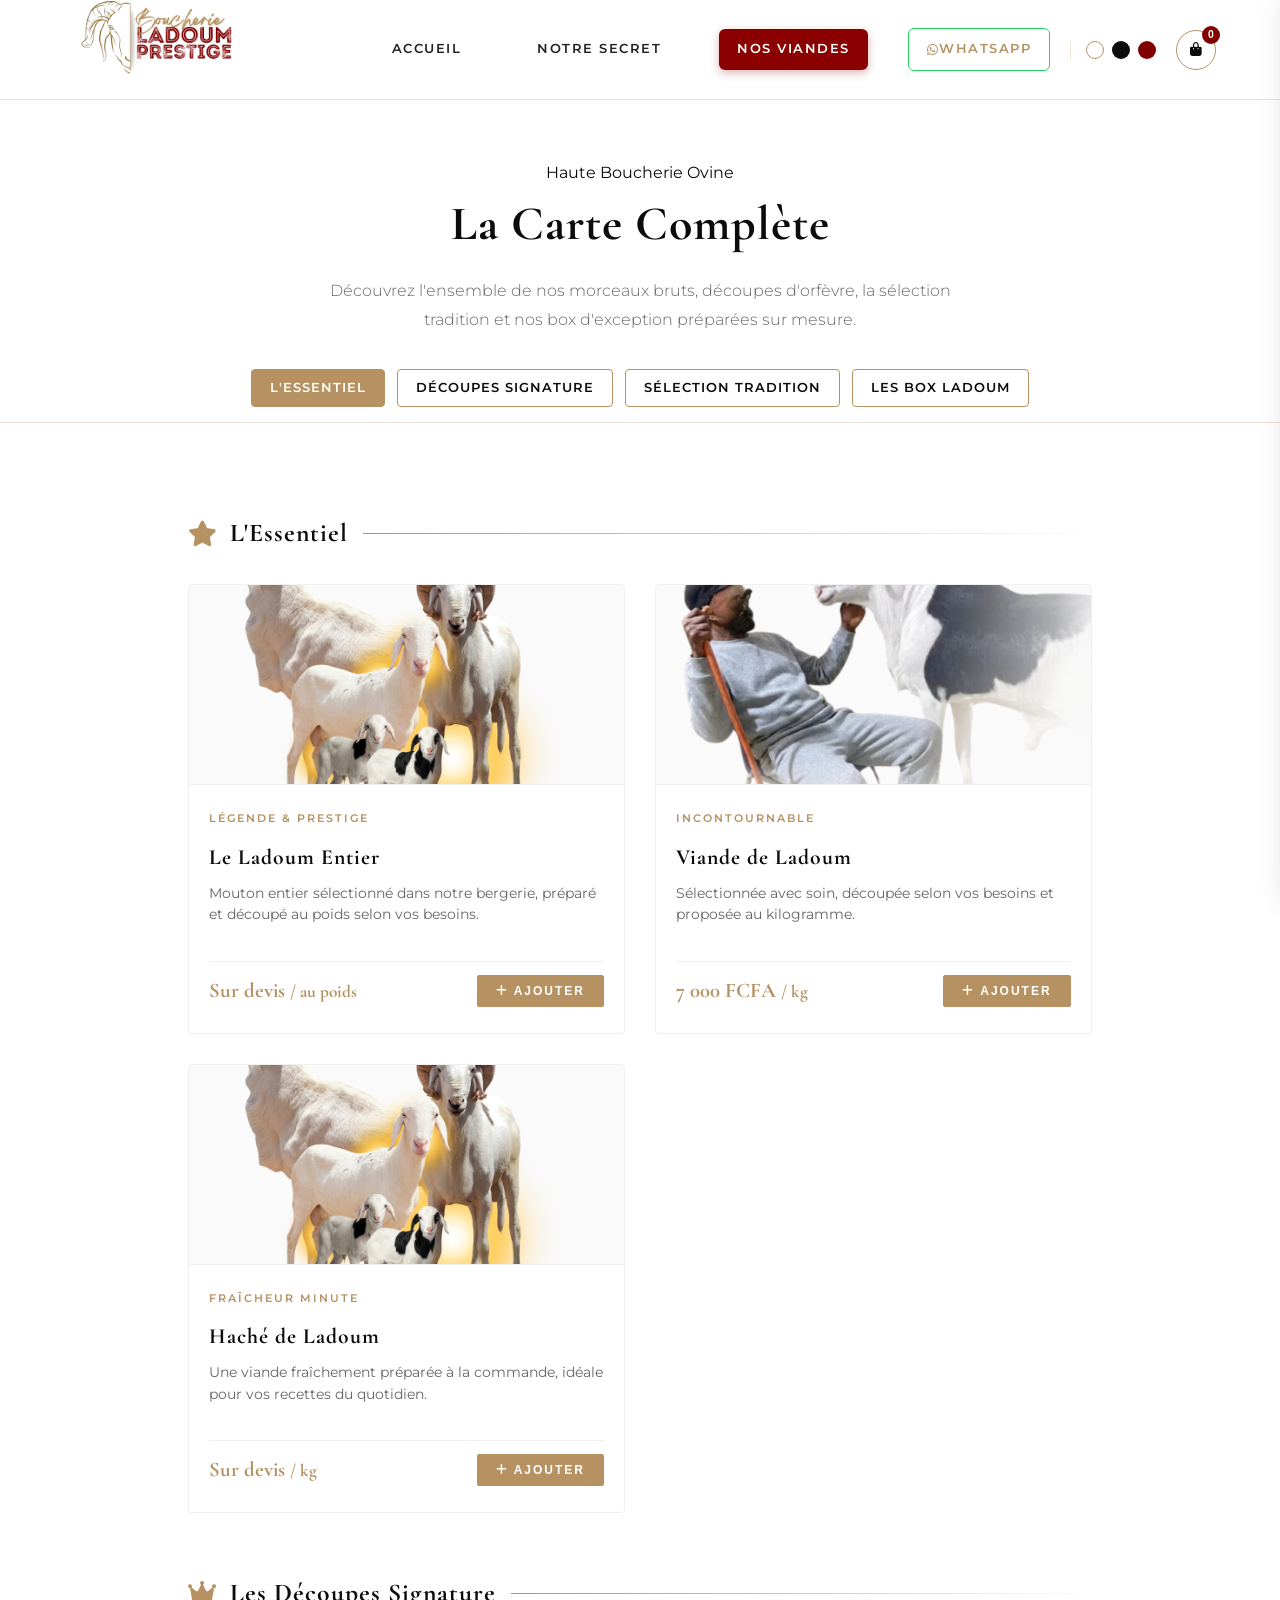
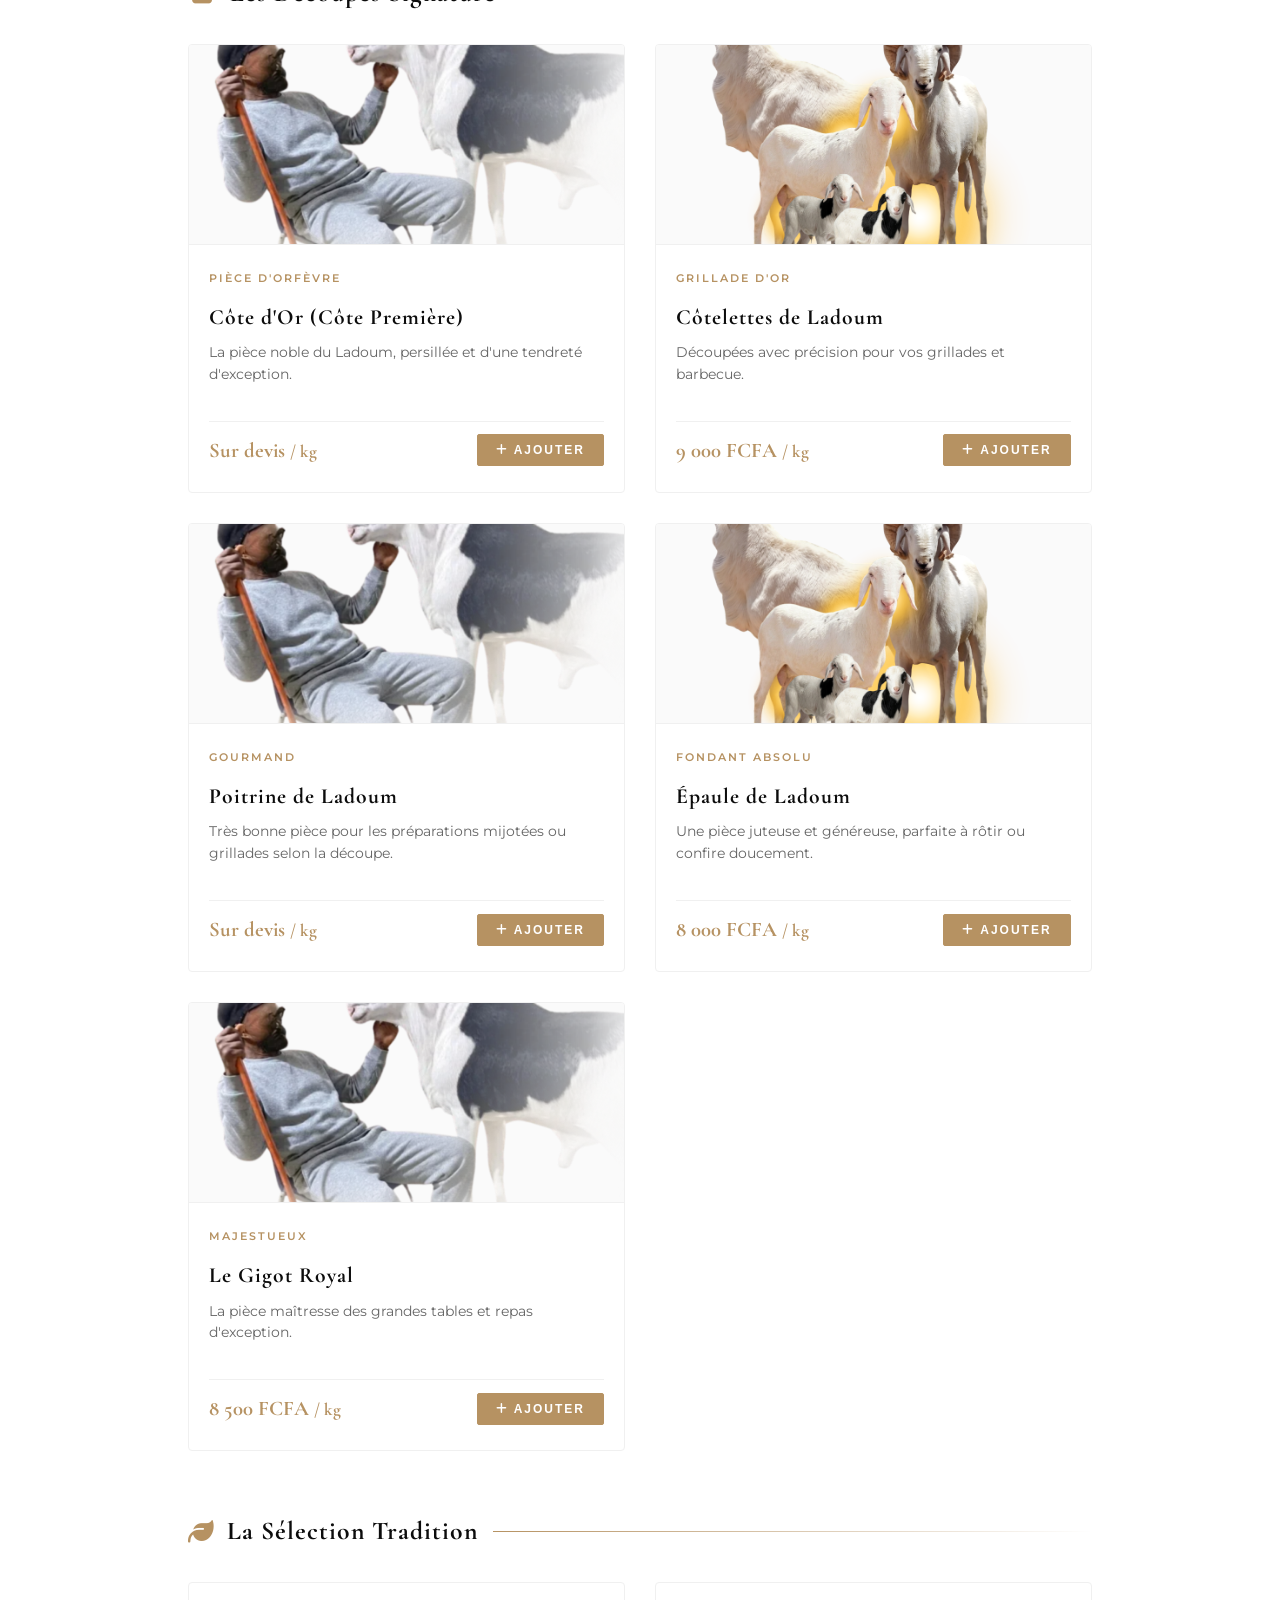
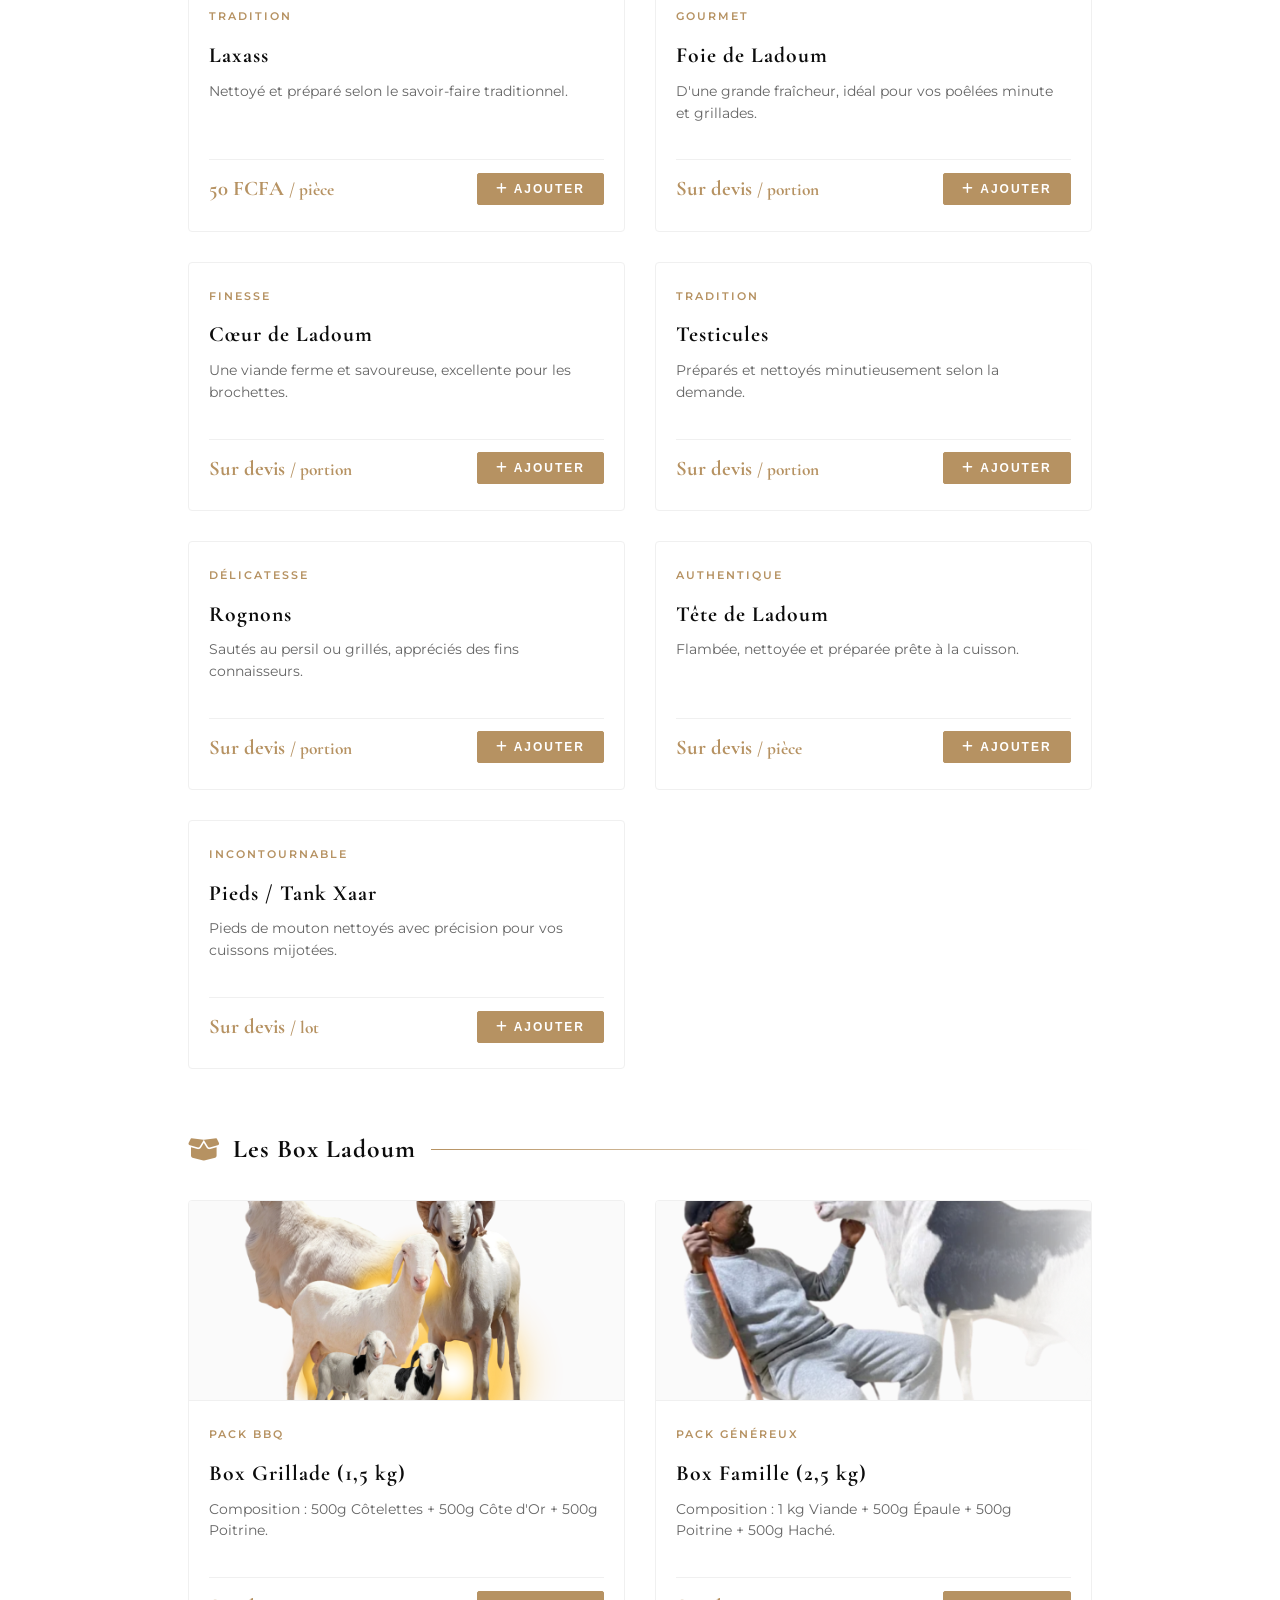
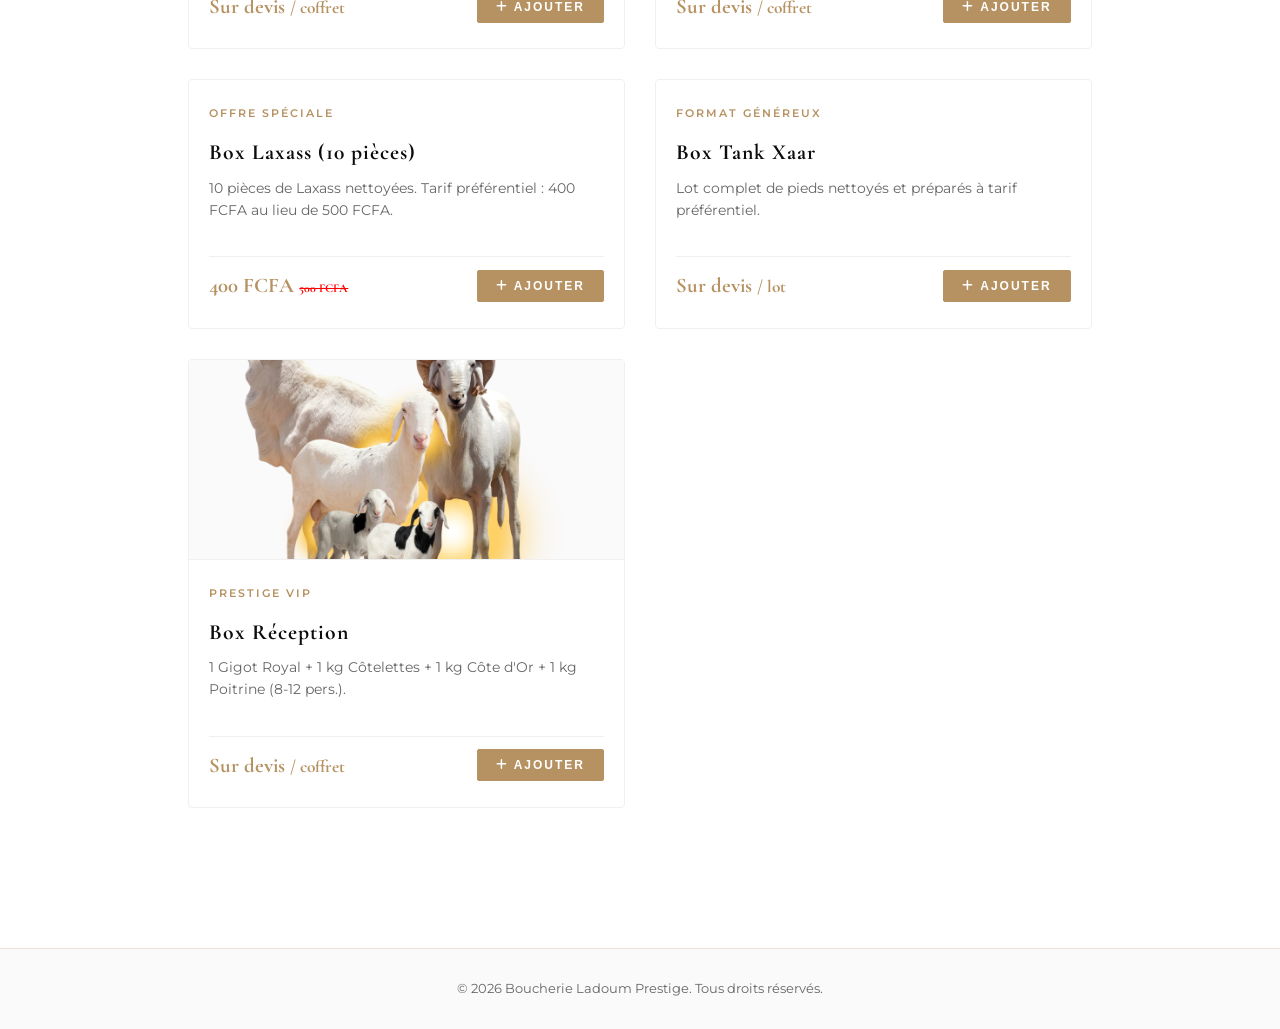
<file: viandes.html>
<!DOCTYPE html>
<html lang="fr" data-theme="light">
<head>
    <meta charset="UTF-8">
    <meta name="viewport" content="width=device-width, initial-scale=1.0">
    <title>Nos Viandes & Sélections | Boucherie Ladoum Prestige</title>
    <link rel="stylesheet" href="style.css">
    <link rel="stylesheet" href="https://cdnjs.cloudflare.com/ajax/libs/font-awesome/6.4.0/css/all.min.css">
    <style>
        /* Alignment design avec la charte Prestige */
        .page-header {
            padding: 60px 8% 20px;
            text-align: center;
        }

        .category-nav-bar {
            display: flex;
            justify-content: center;
            gap: 12px;
            padding: 15px 8%;
            overflow-x: auto;
            position: sticky;
            top: 80px;
            background-color: var(--bg-color);
            z-index: 90;
            border-bottom: 1px solid var(--header-border, rgba(212, 175, 55, 0.2));
            -webkit-overflow-scrolling: touch;
        }

        .cat-chip {
            white-space: nowrap;
            padding: 8px 18px;
            border: 1px solid var(--accent-gold);
            border-radius: 4px;
            font-size: 0.8rem;
            font-weight: 600;
            text-transform: uppercase;
            letter-spacing: 1px;
            color: var(--text-color);
            background: transparent;
            text-decoration: none;
            transition: all 0.3s ease;
        }

        .cat-chip:hover, .cat-chip.active {
            background-color: var(--accent-gold);
            color: #fff;
        }

        .category-block {
            margin-bottom: 60px;
            scroll-margin-top: 150px;
        }

        .category-header {
            display: flex;
            align-items: center;
            gap: 15px;
            margin-bottom: 30px;
            padding: 0 8%;
        }

        .category-header h3 {
            font-size: 1.6rem;
            font-family: 'Cormorant Garamond', serif;
            color: var(--text-color);
            margin: 0;
            display: flex;
            align-items: center;
            gap: 12px;
        }

        .gold-icon-sm {
            color: var(--accent-gold);
        }

        .category-line {
            flex: 1;
            height: 1px;
            background: linear-gradient(90deg, var(--accent-gold), transparent);
        }

        .products-grid-container {
            padding: 0 8%;
        }

        @media (max-width: 900px) {
            .page-header {
                padding: 40px 5% 20px;
            }
            .category-nav-bar,
            .category-header,
            .products-grid-container {
                padding-left: 5%;
                padding-right: 5%;
            }
        }
    </style>
</head>
<body>

    <!-- En-tête / Header -->
  <!-- Header Fixe -->
  <header>
    <div class="logo">
        <a href="index.html">
            <img src="./img/logo_fond_blanc.png" alt="Boucherie Ladoum Prestige" id="site-logo" class="logo-img">
        </a>
    </div>
    
    <!-- Navigation Principale -->
    <nav id="main-nav">
        <a href="index.html#accueil" onclick="closeMobileMenu()">Accueil</a>
        <a href="secret-excellence.html" onclick="closeMobileMenu()">Notre Secret</a>
        <a href="viandes.html" class="active" onclick="closeMobileMenu()">Nos Viandes</a>
        <a href="https://wa.me/221776518802" class="nav-wa" target="_blank" rel="noopener"><i class="fab fa-whatsapp"></i> WhatsApp</a>
        
        <div class="theme-switcher">
            <span class="theme-dot dot-light active" onclick="setTheme('light')" title="Thème Clair"></span>
            <span class="theme-dot dot-dark" onclick="setTheme('dark')" title="Thème Sombre"></span>
            <span class="theme-dot dot-red" onclick="setTheme('red')" title="Thème Bordeaux Prestige"></span>
        </div>

        <!-- Panier Ordinateur -->
        <button class="cart-trigger desktop-cart" onclick="toggleCart()" title="Voir le panier">
            <i class="fas fa-shopping-bag"></i>
            <span class="cart-badge">0</span>
        </button>
    </nav>

    <!-- Actions Mobile (Panier + Burger) -->
    <div class="header-actions mobile-only">
        <button class="cart-trigger" onclick="toggleCart()" title="Voir le panier">
            <i class="fas fa-shopping-bag"></i>
            <span class="cart-badge">0</span>
        </button>

        <button class="mobile-menu-btn" onclick="toggleMobileMenu()" title="Menu">
            <i class="fas fa-bars" id="burger-icon"></i>
        </button>
    </div>
</header>

    <!-- Page Header (Aligné sur Secret d'Excellence) -->
    <section class="page-header">
        <p class="label-prestige">Haute Boucherie Ovine</p>
        <h1 style="font-size: 3rem; margin-bottom: 15px;">La Carte Complète</h1>
        <p class="description" style="max-width: 650px; margin: 0 auto; color: var(--text-muted); font-size: 0.98rem; line-height: 1.8;">
            Découvrez l'ensemble de nos morceaux bruts, découpes d'orfèvre, la sélection tradition et nos box d'exception préparées sur mesure.
        </p>
    </section>

    <!-- Navigation Filtres Rapides -->
    <div class="category-nav-bar">
        <a href="#cat-essentiel" class="cat-chip active">L'Essentiel</a>
        <a href="#cat-signature" class="cat-chip">Découpes Signature</a>
        <a href="#cat-tradition" class="cat-chip">Sélection Tradition</a>
        <a href="#cat-box" class="cat-chip">Les Box Ladoum</a>
    </div>

    <!-- CATALOGUE EXHAUSTIF -->
    <section class="products" style="padding-top: 40px; padding-bottom: 80px;">
        
        <!-- CATÉGORIE 1: L'ESSENTIEL -->
        <div class="category-block" id="cat-essentiel">
            <div class="category-header">
                <h3><i class="fas fa-star gold-icon-sm"></i> L'Essentiel</h3>
                <span class="category-line"></span>
            </div>

            <div class="products-grid-container">
                <div class="grid-products">
                    <div class="product-card">
                        <div class="product-img-wrapper">
                            <img src="./img/1.png" alt="Le Ladoum Entier" class="product-img">
                        </div>
                        <div class="product-card-body">
                            <div class="badge">Légende & Prestige</div>
                            <h3>Le Ladoum Entier</h3>
                            <p>Mouton entier sélectionné dans notre bergerie, préparé et découpé au poids selon vos besoins.</p>
                            <div class="product-footer-row">
                                <span class="price">Sur devis <small>/ au poids</small></span>
                                <button onclick="addToCart('Le Ladoum Entier', 0, 'unit')" class="btn-card"><i class="fas fa-plus"></i> Ajouter</button>
                            </div>
                        </div>
                    </div>

                    <div class="product-card">
                        <div class="product-img-wrapper">
                            <img src="./img/propos1.png" alt="Viande de Ladoum" class="product-img">
                        </div>
                        <div class="product-card-body">
                            <div class="badge">Incontournable</div>
                            <h3>Viande de Ladoum</h3>
                            <p>Sélectionnée avec soin, découpée selon vos besoins et proposée au kilogramme.</p>
                            <div class="product-footer-row">
                                <span class="price">7 000 FCFA <small>/ kg</small></span>
                                <button onclick="addToCart('Viande de Ladoum', 7000, 'kg')" class="btn-card"><i class="fas fa-plus"></i> Ajouter</button>
                            </div>
                        </div>
                    </div>

                    <div class="product-card">
                        <div class="product-img-wrapper">
                            <img src="./img/1.png" alt="Haché de Ladoum" class="product-img">
                        </div>
                        <div class="product-card-body">
                            <div class="badge">Fraîcheur Minute</div>
                            <h3>Haché de Ladoum</h3>
                            <p>Une viande fraîchement préparée à la commande, idéale pour vos recettes du quotidien.</p>
                            <div class="product-footer-row">
                                <span class="price">Sur devis <small>/ kg</small></span>
                                <button onclick="addToCart('Haché de Ladoum', 0, 'kg')" class="btn-card"><i class="fas fa-plus"></i> Ajouter</button>
                            </div>
                        </div>
                    </div>
                </div>
            </div>
        </div>

        <!-- CATÉGORIE 2: LES DÉCOUPES SIGNATURE -->
        <div class="category-block" id="cat-signature">
            <div class="category-header">
                <h3><i class="fas fa-crown gold-icon-sm"></i> Les Découpes Signature</h3>
                <span class="category-line"></span>
            </div>

            <div class="products-grid-container">
                <div class="grid-products">
                    <div class="product-card">
                        <div class="product-img-wrapper">
                            <img src="./img/propos1.png" alt="Côte d'Or" class="product-img">
                        </div>
                        <div class="product-card-body">
                            <div class="badge">Pièce d'Orfèvre</div>
                            <h3>Côte d'Or (Côte Première)</h3>
                            <p>La pièce noble du Ladoum, persillée et d'une tendreté d'exception.</p>
                            <div class="product-footer-row">
                                <span class="price">Sur devis <small>/ kg</small></span>
                                <button onclick="addToCart('Côte d\'Or', 0, 'kg')" class="btn-card"><i class="fas fa-plus"></i> Ajouter</button>
                            </div>
                        </div>
                    </div>

                    <div class="product-card">
                        <div class="product-img-wrapper">
                            <img src="./img/1.png" alt="Côtelettes de Ladoum" class="product-img">
                        </div>
                        <div class="product-card-body">
                            <div class="badge">Grillade d'Or</div>
                            <h3>Côtelettes de Ladoum</h3>
                            <p>Découpées avec précision pour vos grillades et barbecue.</p>
                            <div class="product-footer-row">
                                <span class="price">9 000 FCFA <small>/ kg</small></span>
                                <button onclick="addToCart('Côtelettes de Ladoum', 9000, 'kg')" class="btn-card"><i class="fas fa-plus"></i> Ajouter</button>
                            </div>
                        </div>
                    </div>

                    <div class="product-card">
                        <div class="product-img-wrapper">
                            <img src="./img/propos1.png" alt="Poitrine de Ladoum" class="product-img">
                        </div>
                        <div class="product-card-body">
                            <div class="badge">Gourmand</div>
                            <h3>Poitrine de Ladoum</h3>
                            <p>Très bonne pièce pour les préparations mijotées ou grillades selon la découpe.</p>
                            <div class="product-footer-row">
                                <span class="price">Sur devis <small>/ kg</small></span>
                                <button onclick="addToCart('Poitrine de Ladoum', 0, 'kg')" class="btn-card"><i class="fas fa-plus"></i> Ajouter</button>
                            </div>
                        </div>
                    </div>

                    <div class="product-card">
                        <div class="product-img-wrapper">
                            <img src="./img/1.png" alt="Épaule de Ladoum" class="product-img">
                        </div>
                        <div class="product-card-body">
                            <div class="badge">Fondant Absolu</div>
                            <h3>Épaule de Ladoum</h3>
                            <p>Une pièce juteuse et généreuse, parfaite à rôtir ou confire doucement.</p>
                            <div class="product-footer-row">
                                <span class="price">8 000 FCFA <small>/ kg</small></span>
                                <button onclick="addToCart('Épaule de Ladoum', 8000, 'kg')" class="btn-card"><i class="fas fa-plus"></i> Ajouter</button>
                            </div>
                        </div>
                    </div>

                    <div class="product-card">
                        <div class="product-img-wrapper">
                            <img src="./img/propos1.png" alt="Le Gigot Royal" class="product-img">
                        </div>
                        <div class="product-card-body">
                            <div class="badge">Majestueux</div>
                            <h3>Le Gigot Royal</h3>
                            <p>La pièce maîtresse des grandes tables et repas d'exception.</p>
                            <div class="product-footer-row">
                                <span class="price">8 500 FCFA <small>/ kg</small></span>
                                <button onclick="addToCart('Le Gigot Royal', 8500, 'kg')" class="btn-card"><i class="fas fa-plus"></i> Ajouter</button>
                            </div>
                        </div>
                    </div>
                </div>
            </div>
        </div>

        <!-- CATÉGORIE 3: LA SÉLECTION TRADITION -->
        <div class="category-block" id="cat-tradition">
            <div class="category-header">
                <h3><i class="fas fa-leaf gold-icon-sm"></i> La Sélection Tradition</h3>
                <span class="category-line"></span>
            </div>

            <div class="products-grid-container">
                <div class="grid-products">
                    <div class="product-card">
                        <div class="product-card-body">
                            <div class="badge">Tradition</div>
                            <h3>Laxass</h3>
                            <p>Nettoyé et préparé selon le savoir-faire traditionnel.</p>
                            <div class="product-footer-row">
                                <span class="price">50 FCFA <small>/ pièce</small></span>
                                <button onclick="addToCart('Laxass', 50, 'unit')" class="btn-card"><i class="fas fa-plus"></i> Ajouter</button>
                            </div>
                        </div>
                    </div>

                    <div class="product-card">
                        <div class="product-card-body">
                            <div class="badge">Gourmet</div>
                            <h3>Foie de Ladoum</h3>
                            <p>D'une grande fraîcheur, idéal pour vos poêlées minute et grillades.</p>
                            <div class="product-footer-row">
                                <span class="price">Sur devis <small>/ portion</small></span>
                                <button onclick="addToCart('Foie de Ladoum', 0, 'unit')" class="btn-card"><i class="fas fa-plus"></i> Ajouter</button>
                            </div>
                        </div>
                    </div>

                    <div class="product-card">
                        <div class="product-card-body">
                            <div class="badge">Finesse</div>
                            <h3>Cœur de Ladoum</h3>
                            <p>Une viande ferme et savoureuse, excellente pour les brochettes.</p>
                            <div class="product-footer-row">
                                <span class="price">Sur devis <small>/ portion</small></span>
                                <button onclick="addToCart('Cœur de Ladoum', 0, 'unit')" class="btn-card"><i class="fas fa-plus"></i> Ajouter</button>
                            </div>
                        </div>
                    </div>

                    <div class="product-card">
                        <div class="product-card-body">
                            <div class="badge">Tradition</div>
                            <h3>Testicules</h3>
                            <p>Préparés et nettoyés minutieusement selon la demande.</p>
                            <div class="product-footer-row">
                                <span class="price">Sur devis <small>/ portion</small></span>
                                <button onclick="addToCart('Testicules', 0, 'unit')" class="btn-card"><i class="fas fa-plus"></i> Ajouter</button>
                            </div>
                        </div>
                    </div>

                    <div class="product-card">
                        <div class="product-card-body">
                            <div class="badge">Délicatesse</div>
                            <h3>Rognons</h3>
                            <p>Sautés au persil ou grillés, appréciés des fins connaisseurs.</p>
                            <div class="product-footer-row">
                                <span class="price">Sur devis <small>/ portion</small></span>
                                <button onclick="addToCart('Rognons', 0, 'unit')" class="btn-card"><i class="fas fa-plus"></i> Ajouter</button>
                            </div>
                        </div>
                    </div>

                    <div class="product-card">
                        <div class="product-card-body">
                            <div class="badge">Authentique</div>
                            <h3>Tête de Ladoum</h3>
                            <p>Flambée, nettoyée et préparée prête à la cuisson.</p>
                            <div class="product-footer-row">
                                <span class="price">Sur devis <small>/ pièce</small></span>
                                <button onclick="addToCart('Tête de Ladoum', 0, 'unit')" class="btn-card"><i class="fas fa-plus"></i> Ajouter</button>
                            </div>
                        </div>
                    </div>

                    <div class="product-card">
                        <div class="product-card-body">
                            <div class="badge">Incontournable</div>
                            <h3>Pieds / Tank Xaar</h3>
                            <p>Pieds de mouton nettoyés avec précision pour vos cuissons mijotées.</p>
                            <div class="product-footer-row">
                                <span class="price">Sur devis <small>/ lot</small></span>
                                <button onclick="addToCart('Pieds / Tank Xaar', 0, 'unit')" class="btn-card"><i class="fas fa-plus"></i> Ajouter</button>
                            </div>
                        </div>
                    </div>
                </div>
            </div>
        </div>

        <!-- CATÉGORIE 4: LES BOX LADOUM -->
        <div class="category-block" id="cat-box">
            <div class="category-header">
                <h3><i class="fas fa-box-open gold-icon-sm"></i> Les Box Ladoum</h3>
                <span class="category-line"></span>
            </div>

            <div class="products-grid-container">
                <div class="grid-products">
                    <div class="product-card">
                        <div class="product-img-wrapper">
                            <img src="./img/1.png" alt="Box Grillade" class="product-img">
                        </div>
                        <div class="product-card-body">
                            <div class="badge">Pack BBQ</div>
                            <h3>Box Grillade (1,5 kg)</h3>
                            <p>Composition : 500g Côtelettes + 500g Côte d'Or + 500g Poitrine.</p>
                            <div class="product-footer-row">
                                <span class="price">Sur devis <small>/ coffret</small></span>
                                <button onclick="addToCart('Box Grillade (1,5 kg)', 0, 'unit')" class="btn-card"><i class="fas fa-plus"></i> Ajouter</button>
                            </div>
                        </div>
                    </div>

                    <div class="product-card">
                        <div class="product-img-wrapper">
                            <img src="./img/propos1.png" alt="Box Famille" class="product-img">
                        </div>
                        <div class="product-card-body">
                            <div class="badge">Pack Généreux</div>
                            <h3>Box Famille (2,5 kg)</h3>
                            <p>Composition : 1 kg Viande + 500g Épaule + 500g Poitrine + 500g Haché.</p>
                            <div class="product-footer-row">
                                <span class="price">Sur devis <small>/ coffret</small></span>
                                <button onclick="addToCart('Box Famille (2,5 kg)', 0, 'unit')" class="btn-card"><i class="fas fa-plus"></i> Ajouter</button>
                            </div>
                        </div>
                    </div>

                    <div class="product-card">
                        <div class="product-card-body">
                            <div class="badge">Offre Spéciale</div>
                            <h3>Box Laxass (10 pièces)</h3>
                            <p>10 pièces de Laxass nettoyées. Tarif préférentiel : 400 FCFA au lieu de 500 FCFA.</p>
                            <div class="product-footer-row">
                                <span class="price">400 FCFA <small><s style="color:red; font-size:0.75rem;">500 FCFA</s></small></span>
                                <button onclick="addToCart('Box Laxass (10 pièces)', 400, 'unit')" class="btn-card"><i class="fas fa-plus"></i> Ajouter</button>
                            </div>
                        </div>
                    </div>

                    <div class="product-card">
                        <div class="product-card-body">
                            <div class="badge">Format Généreux</div>
                            <h3>Box Tank Xaar</h3>
                            <p>Lot complet de pieds nettoyés et préparés à tarif préférentiel.</p>
                            <div class="product-footer-row">
                                <span class="price">Sur devis <small>/ lot</small></span>
                                <button onclick="addToCart('Box Tank Xaar', 0, 'unit')" class="btn-card"><i class="fas fa-plus"></i> Ajouter</button>
                            </div>
                        </div>
                    </div>

                    <div class="product-card">
                        <div class="product-img-wrapper">
                            <img src="./img/1.png" alt="Box Réception" class="product-img">
                        </div>
                        <div class="product-card-body">
                            <div class="badge">Prestige VIP</div>
                            <h3>Box Réception</h3>
                            <p>1 Gigot Royal + 1 kg Côtelettes + 1 kg Côte d'Or + 1 kg Poitrine (8-12 pers.).</p>
                            <div class="product-footer-row">
                                <span class="price">Sur devis <small>/ coffret</small></span>
                                <button onclick="addToCart('Box Réception', 0, 'unit')" class="btn-card"><i class="fas fa-plus"></i> Ajouter</button>
                            </div>
                        </div>
                    </div>
                </div>
            </div>
        </div>
    </section>

    <!-- Drawer Panier -->
    <div class="cart-overlay" id="cart-overlay" onclick="toggleCart()"></div>
    <aside class="cart-drawer" id="cart-drawer">
        <div class="cart-drawer-header">
            <h3><i class="fas fa-shopping-bag"></i> Votre Sélection</h3>
            <button class="close-drawer" onclick="toggleCart()">&times;</button>
        </div>
        <div class="cart-drawer-body" id="cart-items">
            <!-- Les éléments du panier seront affichés ici dynamiquement par JavaScript -->
        </div>
        <div class="cart-drawer-footer">
            <div class="cart-total-row">
                <span>Total :</span>
                <span id="cart-total-price">0 FCFA</span>
            </div>
            <button class="btn-gold btn-checkout" onclick="checkoutWhatsApp()">
                <i class="fab fa-whatsapp"></i> Valider par WhatsApp
            </button>
        </div>
    </aside>

    <!-- Footer -->
    <footer>
        <p>&copy; 2026 Boucherie Ladoum Prestige. Tous droits réservés.</p>
    </footer>

    <script src="script.js"></script>

    <script>
        document.addEventListener("DOMContentLoaded", function () {
            // Sélectionne toutes les sections du site qui ont la classe "reveal-on-scroll"
            const animatedElements = document.querySelectorAll('.reveal-on-scroll');
        
            const observerOptions = {
                root: null,
                rootMargin: '0px 0px -50px 0px', // Se déclenche un peu avant que la section n'atteigne le bas de l'écran
                threshold: 0.15 // Déclenche l'effet quand 15% de la section est visible
            };
        
            const observer = new IntersectionObserver((entries, observer) => {
                entries.forEach(entry => {
                    if (entry.isIntersecting) {
                        entry.target.classList.add('is-visible');
                        // Optionnel : si tu veux que l'animation ne se joue qu'une seule fois :
                        observer.unobserve(entry.target);
                    }
                });
            }, observerOptions);
        
            animatedElements.forEach(el => observer.observe(el));
        });
        </script>
</body>
</html>
</file>
<file: style.css>
/* ==========================================================================
   1. VARIABLES & PALETTE DYNAMIQUE (Ladoum Prestige)
   ========================================================================== */
   @import url('https://fonts.googleapis.com/css2?family=Cormorant+Garamond:wght@500;600;700&family=Montserrat:wght@300;400;500;600&display=swap');

   :root {
       --bg-color: #ffffff;
       --text-color: #0c0c0c;
       --text-muted: #666666;
       --accent-gold: #b69262;
       --accent-rouge: #800000;
       
       --card-bg: #ffffff;
       --card-border: #f0f0f0;
       --card-shadow: rgba(128, 0, 0, 0.15);
       
       /* Styles Hover */
       --hover-card-bg: #800000;
       --hover-card-text: #ffffff;
       --hover-card-muted: #f0e6e6;
       --hover-card-border: #b69262;
       --hover-btn-bg: #800000;
       --hover-btn-text: #ffffff;
       --hover-btn-border: #800000;
       
       --section-sublabel: #800000;
       --header-border: rgba(182, 146, 98, 0.25);
       --footer-bg: #fafafa;
       --section-viandes-bg: #f4efe9;
   }
   
   /* Thème Sombre */
   [data-theme="dark"] {
       --bg-color: #0c0c0c;
       --text-color: #ffffff;
       --text-muted: #aaaaaa;
       
       --card-bg: #141414;
       --card-border: rgba(182, 146, 98, 0.3);
       --card-shadow: rgba(182, 146, 98, 0.3);
       
       --hover-card-bg: #b69262;
       --hover-card-text: #800000;
       --hover-card-muted: #4a0000;
       --hover-card-border: #ffffff;
       --hover-btn-bg: #800000;
       --hover-btn-text: #ffffff;
       --hover-btn-border: #800000;
       
       --section-sublabel: #b69262;
       --header-border: rgba(182, 146, 98, 0.3);
       --footer-bg: #050505;
       --section-viandes-bg: #181818;
   }
   
   /* Thème Bordeaux Prestige */
   [data-theme="red"] {
       --bg-color: #4a0000;
       --text-color: #ffffff;
       --text-muted: #e0d0d0;
       
       --card-bg: #5c0000;
       --card-border: rgba(182, 146, 98, 0.5);
       --card-shadow: rgba(0, 0, 0, 0.5);
       
       --hover-card-bg: #0c0c0c;
       --hover-card-text: #b69262;
       --hover-card-muted: #ffffff;
       --hover-card-border: #b69262;
       --hover-btn-bg: #b69262;
       --hover-btn-text: #0c0c0c;
       --hover-btn-border: #b69262;
       
       --section-sublabel: #b69262;
       --header-border: rgba(182, 146, 98, 0.5);
       --footer-bg: #330000;
       --section-viandes-bg: #3a0000;
   }
   
   /* ==========================================================================
      2. REINITIALISATION & TYPOGRAPHIE
      ========================================================================== */
   * {
       margin: 0;
       padding: 0;
       box-sizing: border-box;
       transition: background-color 0.35s ease, color 0.35s ease, border-color 0.35s ease, transform 0.35s ease, box-shadow 0.35s ease;
   }
   
   body {
       background-color: var(--bg-color);
       color: var(--text-color);
       font-family: 'Montserrat', sans-serif;
       line-height: 1.6;
       overflow-x: hidden;
   }
   
   h1, h2, h3, .brand-title {
       font-family: 'Cormorant Garamond', serif;
       letter-spacing: 1px;
   }
   
   /* ==========================================================================
      3. HEADER & NAVIGATION
      ========================================================================== */
   header {
       display: flex;
       justify-content: space-between;
       align-items: center;
       padding: 10px 5%;
       height: 100px;
       background-color: var(--bg-color);
       border-bottom: 1px solid var(--header-border);
       position: sticky;
       top: 0;
       z-index: 100;
   }
   
   .logo {
       display: flex;
       align-items: center;
   }
   
   .logo-img {
       height: 200px;
       width: auto;
       object-fit: contain;
       transition: opacity 0.3s ease;
   }
   
   nav {
       display: flex;
       align-items: center;
   }
   
   nav a {
       color: var(--text-color);
       text-decoration: none;
       margin-left: 20px;
       font-size: 0.8rem;
       font-weight: 500;
       text-transform: uppercase;
       letter-spacing: 1.5px;
   }
   
   nav a:hover {
       color: var(--accent-rouge);
   }
   
   .nav-wa {
       color: var(--accent-gold) !important;
       font-weight: 600 !important;
   }
   
   /* Sélecteur de Thème */
   .theme-switcher {
       display: flex;
       align-items: center;
       gap: 8px;
       margin-left: 20px;
       padding-left: 15px;
       border-left: 1px solid var(--header-border);
   }
   
   .theme-dot {
       width: 18px;
       height: 18px;
       border-radius: 50%;
       cursor: pointer;
       border: 2px solid transparent;
   }
   
   .theme-dot:hover {
       transform: scale(1.3);
       box-shadow: 0 0 8px var(--accent-gold);
   }
   
   .theme-dot.active {
       border-color: var(--accent-gold);
   }
   
   .dot-light { background-color: #ffffff; border: 1px solid #ccc; }
   .dot-dark { background-color: #0c0c0c; }
   .dot-red { background-color: #800000; }
   
   /* Actions Header (Mobile / Desktop) */
   .header-actions {
       display: flex;
       align-items: center;
       gap: 10px;
   }
   
   .mobile-menu-btn {
       display: none;
       background: transparent;
       border: 1px solid var(--accent-gold);
       color: var(--text-color);
       width: 40px;
       height: 40px;
       border-radius: 50%;
       cursor: pointer;
       font-size: 1.2rem;
       align-items: center;
       justify-content: center;
   }
   
   /* ==========================================================================
      4. HERO SECTION
      ========================================================================== */
   .hero {
       display: flex;
       align-items: center;
       justify-content: space-between;
       padding: 0 4%;
       width: 100%;
       height: calc(100vh - 100px);
       max-width: 1600px;
       margin: 0 auto;
       gap: 20px;
       overflow: hidden;
   }
   
   .hero-content {
       flex: 0.9;
       text-align: left;
       z-index: 2;
   }
   
   .hero .label-prestige {
       color: var(--accent-gold);
       font-size: 0.75rem;
       text-transform: uppercase;
       letter-spacing: 3px;
       font-weight: 600;
       margin-bottom: 8px;
   }
   
   .hero h1 {
       color: var(--text-color);
       font-size: 3.2rem;
       line-height: 1;
       margin-bottom: 10px;
   }
   
   .tagline {
       color: #800000 !important;
       font-family: 'Cormorant Garamond', serif;
       font-size: 2rem;
       font-style: italic;
       font-weight: 600;
       margin-bottom: 15px;
   }
   
   .description {
       color: var(--text-muted);
       font-size: 0.95rem;
       font-weight: 300;
       max-width: 620px;
       margin-bottom: 25px;
       line-height: 1.7;
   }
   
   /* CTA Group & Boutons */
   .cta-group {
       display: flex;
       justify-content: flex-start;
       align-items: center;
       gap: 15px;
   }
   
   .btn-gold, .btn-outline {
       white-space: nowrap;
       display: inline-flex;
       align-items: center;
       justify-content: center;
       padding: 12px 28px;
       text-decoration: none;
       font-size: 0.75rem;
       font-weight: 600;
       text-transform: uppercase;
       letter-spacing: 2px;
       border-radius: 2px;
       border: 1px solid var(--accent-gold);
   }
   
   .btn-gold {
       background-color: var(--accent-gold);
       color: #ffffff;
   }
   
   .btn-outline {
       background-color: transparent;
       color: var(--text-color);
   }
   
   .btn-gold:hover, .btn-outline:hover {
       background-color: var(--hover-btn-bg);
       color: var(--hover-btn-text);
       border-color: var(--hover-btn-border);
       transform: translateY(-2px);
   }
   
   .hero-image-wrapper {
       flex: 1.6;
       height: 100%;
       display: flex;
       justify-content: flex-end;
       align-items: center;
   }
   
   .hero-ladoum-img {
       width: 100%;
       max-width: 1100px;
       max-height: 200vh;
       object-fit: contain;
       border-radius: 4px;
       transition: transform 0.4s ease;
   }
   
   .hero-image-wrapper:hover .hero-ladoum-img {
       transform: scale(1.02);
   }
   
   /* ==========================================================================
      5. CATALOGUE PRODUITS
      ========================================================================== */
   .products {
       padding: 80px 8%;
   }
   
   .products-header {
       text-align: center;
       margin-bottom: 50px;
   }
   
   .products-header h2 {
       font-size: 2.5rem;
       color: var(--text-color);
   }
   
   .products-header p {
       color: var(--section-sublabel);
       font-size: 0.85rem;
       letter-spacing: 2px;
       text-transform: uppercase;
       font-weight: 600;
   }
   
   .products-subintro {
       color: var(--text-muted);
       font-size: 0.95rem;
       margin-top: 8px;
   }
   
   .category-block {
       margin-top: 50px;
   }
   
   .category-header {
       display: flex;
       align-items: center;
       gap: 20px;
       margin-bottom: 30px;
   }
   
   .category-header h3 {
       font-size: 1.5rem;
       font-family: 'Cormorant Garamond', serif;
       color: var(--text-color);
       white-space: nowrap;
       margin: 0;
   }
   
   .category-line {
       flex: 1;
       height: 1px;
       background: linear-gradient(90deg, var(--accent-gold) 0%, rgba(182, 146, 98, 0.1) 100%);
   }
   
   .grid-products {
       display: grid;
       grid-template-columns: repeat(auto-fit, minmax(300px, 1fr));
       gap: 30px;
   }
   
   .product-card {
       background-color: var(--card-bg);
       border: 1px solid var(--card-border);
       border-radius: 4px;
       position: relative;
       display: flex;
       flex-direction: column;
       overflow: hidden;
   }
   
   .product-img-wrapper {
       width: 100%;
       height: 200px;
       overflow: hidden;
       background-color: #fafafa;
       border-bottom: 1px solid var(--card-border);
   }
   
   .product-img {
       width: 100%;
       height: 100%;
       object-fit: cover;
       transition: transform 0.4s ease;
   }
   
   .product-card-body {
       padding: 25px 20px;
       display: flex;
       flex-direction: column;
       flex: 1;
   }
   
   .badge {
       color: var(--accent-gold);
       font-size: 0.7rem;
       text-transform: uppercase;
       letter-spacing: 2px;
       font-weight: 600;
       margin-bottom: 12px;
   }
   
   .product-card-body h3 {
       font-size: 1.35rem;
       color: var(--text-color);
       margin-bottom: 8px;
   }
   
   .product-card-body p {
       color: var(--text-muted);
       font-size: 0.85rem;
       margin-bottom: 20px;
       flex: 1;
   }
   
   .price {
       display: block;
       color: var(--accent-gold);
       font-family: 'Cormorant Garamond', serif;
       font-size: 1.3rem;
       font-weight: 700;
       margin-bottom: 0 !important;
   }
   
   .product-footer-row {
       display: flex;
       align-items: center;
       justify-content: space-between;
       margin-top: 15px;
       padding-top: 12px;
       border-top: 1px solid var(--card-border);
   }
   
   .btn-card {
       display: block;
       text-align: center;
       background-color: var(--accent-gold);
       color: #ffffff;
       text-decoration: none;
       padding: 8px 18px;
       font-size: 0.75rem;
       font-weight: 600;
       text-transform: uppercase;
       letter-spacing: 2px;
       border-radius: 2px;
       border: 1px solid var(--accent-gold);
   }
   
   /* Hover Cartes */
   .product-card:hover {
       background-color: var(--hover-card-bg);
       border-color: var(--hover-card-border);
       transform: translateY(-6px);
       box-shadow: 0 12px 25px var(--card-shadow);
   }
   
   .product-card:hover .product-img {
       transform: scale(1.05);
   }
   
   .product-card:hover h3,
   .product-card:hover p,
   .product-card:hover .badge {
       color: var(--hover-card-text);
   }
   
   .product-card:hover .price {
       color: var(--hover-card-border);
   }
   
   .product-card:hover .btn-card {
       background-color: var(--hover-btn-bg);
       color: var(--hover-btn-text);
       border-color: var(--hover-btn-border);
   }
   
   .cta-all-products {
       text-align: center;
       margin-top: 40px;
       padding: 20px 0;
   }
   
   /* Section Viandes Personnalisée */
   #decoupes.products {
       background-color: var(--section-viandes-bg);
       border-top: 1px solid var(--header-border);
       border-bottom: 1px solid var(--header-border);
       margin: 40px 0;
   }
   
   /* ==========================================================================
      6. SECTIONS D'INFORMATION (Pourquoi, À propos, Service)
      ========================================================================== */
   .why-ladoum-section, .service-section {
       padding: 70px 8%;
       background-color: var(--card-bg);
       border-top: 1px solid var(--header-border);
       border-bottom: 1px solid var(--header-border);
       text-align: center;
   }
   
   .why-header h2, .service-header h2 {
       font-size: 2.2rem;
       color: var(--text-color);
       margin-bottom: 12px;
   }
   
   .why-intro, .service-intro {
       max-width: 750px;
       margin: 0 auto 40px;
       color: var(--text-muted);
       font-size: 0.95rem;
       line-height: 1.7;
   }
   
   .why-grid {
       display: grid;
       grid-template-columns: repeat(auto-fit, minmax(230px, 1fr));
       gap: 25px;
   }
   
   .why-card {
       padding: 30px 20px;
       border: 1px solid var(--card-border);
       border-radius: 4px;
       background-color: var(--bg-color);
   }
   
   .why-card:hover {
       transform: translateY(-5px);
   }
   
   .why-icon, .gold-icon {
       font-size: 2rem;
       color: var(--accent-gold);
       margin-bottom: 15px;
   }
   
   .why-card h3 {
       font-size: 1.25rem;
       margin-bottom: 10px;
       color: var(--text-color);
   }
   
   .why-card p {
       font-size: 0.88rem;
       color: var(--text-muted);
       line-height: 1.6;
   }
   
   /* Service & Livraison */
   .service-steps-grid {
       display: grid;
       grid-template-columns: repeat(auto-fit, minmax(240px, 1fr));
       gap: 25px;
   }
   
   .service-step-card {
       padding: 30px 20px;
       border: 1px solid var(--card-border);
       border-radius: 4px;
       background-color: var(--bg-color);
       text-align: left;
   }
   
   .service-step-card:hover {
       transform: translateY(-5px);
       border-color: var(--accent-gold);
   }
   
   .step-num {
       font-family: 'Cormorant Garamond', serif;
       font-size: 2rem;
       font-weight: 700;
       color: var(--accent-gold);
       display: block;
       margin-bottom: 10px;
   }
   
   .service-step-card h3 {
       font-size: 1.2rem;
       color: var(--text-color);
       margin-bottom: 10px;
   }
   
   .service-step-card p {
       font-size: 0.88rem;
       color: var(--text-muted);
       line-height: 1.6;
   }
   
   /* À Propos */
   .about-section {
       padding: 80px 10%;
       background-color: var(--card-bg);
       border-top: 1px solid var(--header-border);
       border-bottom: 1px solid var(--header-border);
   }
   
   .about-container {
       display: flex;
       align-items: center;
       gap: 50px;
       justify-content: space-between;
   }
   
   .about-text {
       flex: 1.2;
   }
   
   .about-text h2 {
       font-size: 2.2rem;
       margin-bottom: 20px;
       color: var(--text-color);
   }
   
   .about-description {
       font-size: 1rem;
       line-height: 1.7;
       color: var(--text-muted);
       margin-bottom: 15px;
   }
   
   .about-stats {
       display: flex;
       gap: 30px;
       margin-top: 30px;
       padding-top: 20px;
       border-top: 1px solid var(--card-border);
   }
   
   .stat-item {
       display: flex;
       flex-direction: column;
   }
   
   .stat-number {
       font-family: 'Cormorant Garamond', serif;
       font-size: 1.8rem;
       font-weight: 700;
       color: var(--accent-gold);
   }
   
   .stat-label {
       font-size: 0.8rem;
       color: var(--text-muted);
       text-transform: uppercase;
       letter-spacing: 1px;
   }
   
   .about-badge-card {
       flex: 0.8;
       background: linear-gradient(135deg, rgba(212, 175, 55, 0.08) 0%, rgba(139, 0, 0, 0.05) 100%);
       border: 1px solid var(--accent-gold);
       padding: 40px;
       border-radius: 4px;
       text-align: center;
   }
   
   .badge-content h3 {
       font-size: 1.4rem;
       margin-bottom: 10px;
       color: var(--text-color);
   }
   
   .badge-content p {
       font-size: 0.9rem;
       color: var(--text-muted);
       line-height: 1.6;
   }
   
   /* ==========================================================================
      7. PANIER & DRAWER
      ========================================================================== */
   .cart-trigger {
       background: transparent;
       border: 1px solid var(--accent-gold);
       color: var(--text-color);
       width: 40px;
       height: 40px;
       border-radius: 50%;
       cursor: pointer;
       position: relative;
       display: flex;
       align-items: center;
       justify-content: center;
       margin-left: 15px;
   }
   
   .cart-trigger:hover {
       background-color: var(--accent-gold);
       color: #ffffff;
   }
   
   .cart-badge {
       position: absolute;
       top: -5px;
       right: -5px;
       background-color: var(--accent-rouge);
       color: #ffffff;
       font-size: 0.65rem;
       font-weight: 700;
       width: 18px;
       height: 18px;
       border-radius: 50%;
       display: flex;
       align-items: center;
       justify-content: center;
   }
   
   .cart-overlay {
       position: fixed;
       top: 0;
       left: 0;
       width: 100vw;
       height: 100vh;
       background: rgba(0, 0, 0, 0.6);
       backdrop-filter: blur(3px);
       z-index: 200;
       opacity: 0;
       visibility: hidden;
   }
   
   .cart-overlay.active {
       opacity: 1;
       visibility: visible;
   }
   
   .cart-drawer {
       position: fixed;
       top: 0;
       right: -400px;
       width: 380px;
       max-width: 90vw;
       height: 100vh;
       background-color: var(--bg-color);
       border-left: 1px solid var(--header-border);
       z-index: 201;
       display: flex;
       flex-direction: column;
       transition: right 0.35s cubic-bezier(0.4, 0, 0.2, 1);
       box-shadow: -10px 0 30px rgba(0, 0, 0, 0.2);
   }
   
   .cart-drawer.open {
       right: 0;
   }
   
   .cart-drawer-header {
       padding: 20px;
       border-bottom: 1px solid var(--header-border);
       display: flex;
       justify-content: space-between;
       align-items: center;
   }
   
   .cart-drawer-header h3 {
       font-size: 1.2rem;
       color: var(--text-color);
   }
   
   .close-drawer {
       background: none;
       border: none;
       font-size: 1.8rem;
       color: var(--text-color);
       cursor: pointer;
   }
   
   .cart-drawer-body {
       flex: 1;
       padding: 20px;
       overflow-y: auto;
   }
   
   .empty-cart-msg {
       text-align: center;
       color: var(--text-muted);
       font-size: 0.9rem;
       margin-top: 50px;
   }
   
   .cart-item {
       display: flex;
       flex-direction: column;
       padding: 15px 0;
       border-bottom: 1px solid var(--card-border);
       gap: 8px;
   }
   
   .cart-item-header {
       display: flex;
       justify-content: space-between;
       align-items: center;
   }
   
   .cart-item-title {
       font-weight: 600;
       font-size: 0.95rem;
       color: var(--text-color);
   }
   
   .cart-item-remove {
       background: none;
       border: none;
       color: var(--accent-rouge);
       cursor: pointer;
       font-size: 0.85rem;
   }
   
   .cart-item-controls {
       display: flex;
       justify-content: space-between;
       align-items: center;
       margin-top: 5px;
   }
   
   .kilo-picker {
       display: flex;
       align-items: center;
       border: 1px solid var(--accent-gold);
       border-radius: 2px;
   }
   
   .kilo-btn {
       background: transparent;
       border: none;
       color: var(--text-color);
       width: 28px;
       height: 28px;
       cursor: pointer;
       font-weight: 600;
   }
   
   .kilo-value {
       padding: 0 8px;
       font-size: 0.85rem;
       font-weight: 600;
   }
   
   .cart-item-subtotal {
       font-family: 'Cormorant Garamond', serif;
       font-weight: 700;
       font-size: 1.1rem;
       color: var(--accent-gold);
   }
   
   .cart-drawer-footer {
       padding: 20px;
       border-top: 1px solid var(--header-border);
       background-color: var(--card-bg);
   }
   
   .cart-summary {
       display: flex;
       justify-content: space-between;
       align-items: center;
       margin-bottom: 15px;
       font-size: 1rem;
   }
   
   .cart-summary strong {
       font-family: 'Cormorant Garamond', serif;
       font-size: 1.5rem;
       color: var(--accent-gold);
   }
   
   .btn-whatsapp-order {
       width: 100%;
       background-color: #25D366;
       color: #ffffff;
       border: none;
       padding: 14px;
       font-size: 0.8rem;
       font-weight: 600;
       text-transform: uppercase;
       letter-spacing: 1.5px;
       border-radius: 2px;
       cursor: pointer;
       display: flex;
       align-items: center;
       justify-content: center;
       gap: 10px;
   }
   
   .btn-whatsapp-order:hover {
       background-color: #1eb854;
   }
   
   /* ==========================================================================
      8. FOOTER
      ========================================================================== */
   footer {
       text-align: center;
       padding: 30px 20px;
       background-color: var(--footer-bg);
       border-top: 1px solid var(--header-border);
       color: var(--text-muted);
       font-size: 0.8rem;
   }
   
   /* ==========================================================================
      9. RESPONSIVE & BREAKPOINTS
      ========================================================================== */
   
   /* Structure Panier Desktop / Mobile */
   @media (min-width: 901px) {
       .mobile-only {
           display: none !important;
       }
       .desktop-cart {
           display: flex !important;
       }
   }
   
   @media (max-width: 900px) {
       .desktop-cart {
           display: none !important;
       }
       .mobile-only {
           display: flex !important;
           align-items: center;
           gap: 10px;
       }
   
       header {
           height: 75px !important;
           padding: 10px 5% !important;
           flex-direction: row !important;
           justify-content: space-between !important;
           position: sticky;
           top: 0;
           z-index: 150;
       }
   
       .logo-img {
           height: 100px !important;
           width: auto !important;
       }
   
       .mobile-menu-btn {
           display: flex !important;
       }
   
       nav#main-nav {
           position: fixed;
           top: 75px;
           left: 0;
           width: 100%;
           background-color: var(--bg-color);
           border-bottom: 2px solid var(--accent-gold);
           flex-direction: column !important;
           align-items: center !important;
           padding: 25px 0 !important;
           gap: 18px !important;
           box-shadow: 0 10px 25px rgba(0,0,0,0.2);
           display: none !important;
           z-index: 140;
       }
   
       nav#main-nav.active {
           display: flex !important;
       }
   
       nav#main-nav a {
           margin: 0 !important;
           font-size: 0.95rem !important;
       }
   
       .theme-switcher {
           margin: 10px 0 0 0 !important;
           padding-left: 0 !important;
           border-left: none !important;
       }
   
       .hero {
           flex-direction: column-reverse;
           height: auto;
           padding: 30px 5%;
           gap: 25px;
       }
   
       .hero-content {
           text-align: center;
           width: 100%;
       }
   
       .hero h1 { font-size: 2.2rem; }
       .tagline { font-size: 1.5rem; }
   
       .description {
           font-size: 0.85rem;
           margin-left: auto;
           margin-right: auto;
       }
   
       .cta-group {
           justify-content: center;
           flex-direction: column;
           width: 100%;
           gap: 10px;
       }
   
       .btn-gold, .btn-outline {
           width: 100%;
           padding: 12px 15px;
       }
   
       .hero-image-wrapper {
           width: 100%;
           justify-content: center;
       }
   
       .hero-ladoum-img {
           max-width: 100%;
           max-height: 45vh;
       }
   
       .products {
           padding: 40px 5%;
       }
   
       .products-header h2 {
           font-size: 1.8rem;
       }
   }
   
   /* Mobile & Tablette (< 768px) */
   @media (max-width: 768px) {
       .products-header {
           margin-bottom: 25px;
       }
   
       .category-block {
           margin-top: 35px;
       }
   
       /* Carrousel Tactile Produit */
       .grid-products {
           display: flex !important;
           overflow-x: auto !important;
           scroll-snap-type: x mandatory;
           gap: 15px !important;
           padding-bottom: 15px;
           -webkit-overflow-scrolling: touch;
           -ms-overflow-style: none;
           scrollbar-width: none;
       }
   
       .grid-products::-webkit-scrollbar {
           display: none;
       }
   
       .grid-products .product-card {
           flex: 0 0 82% !important;
           scroll-snap-align: center;
           min-width: 260px;
       }
   
       .product-img-wrapper {
           height: 160px !important;
       }
   
       .product-card-body {
           padding: 15px !important;
       }
   
       .product-card-body h3 {
           font-size: 1.15rem !important;
       }
   
       .product-card-body p {
           font-size: 0.8rem !important;
           margin-bottom: 12px !important;
       }
   
       .category-header::after {
           content: "Glisser ➔";
           font-size: 0.75rem;
           color: var(--accent-gold);
           font-weight: 500;
           margin-left: auto;
       }
   
       /* Adapations Section Viandes */
       #decoupes.products .products-header,
       #decoupes.products .category-header {
           text-align: center;
           justify-content: center;
       }
   
       #decoupes.products .category-header h3 {
           margin: 0 auto;
       }
   
       #decoupes.products .category-line,
       #decoupes.products .category-header::after {
           display: none;
       }
   
       #decoupes.products .grid-products {
           justify-content: center;
       }
   
       #decoupes.products .product-card {
           margin: 0 auto;
           text-align: center;
       }
   
       #decoupes.products .badge {
           align-self: center;
       }
   
       #decoupes.products .product-footer-row {
           justify-content: center;
           flex-direction: column;
           gap: 10px;
       }
   
       /* Adaptation À propos */
       .about-container {
           flex-direction: column;
           gap: 30px;
       }
   
       .about-stats {
           flex-wrap: wrap;
           gap: 20px;
       }
   }

   /* =========================================================
   STYLE DE NAVIGATION : BOUTONS DE FOND ROUGE & TEXTE BLANC
   ========================================================= */

#main-nav {
    display: flex;
    align-items: center;
    gap: 12px;
}

#main-nav a {
    text-decoration: none;
    color: #222222;
    padding: 8px 16px;
    border-radius: 6px;
    font-weight: 600;
    transition: all 0.25s ease-in-out;
    display: inline-block;
}

/* Survol (hover) ET Onglet actif (.active) */
#main-nav a:hover,
#main-nav a.active {
    background-color: #8b0000 !important; /* Fond bordeaux/rouge prestige */
    color: #ffffff !important;           /* Écriture blanche nette */
    box-shadow: 0 2px 8px rgba(139, 0, 0, 0.25);
}

/* Style spécifique conservé pour le bouton WhatsApp */
#main-nav a.nav-wa {
    background-color: transparent;
    color: #25d366;
    border: 1px solid #25d366;
}

#main-nav a.nav-wa:hover {
    background-color: #25d366 !important;
    color: #ffffff !important;
    border-color: #25d366;
    box-shadow: 0 2px 8px rgba(37, 211, 102, 0.3);
}

/* =========================================================
   STYLE DE NAVIGATION : BOUTON FOND ROUGE ET TEXTE BLANC
   ========================================================= */

   #main-nav {
    display: flex;
    align-items: center;
    gap: 12px;
}

#main-nav a {
    text-decoration: none;
    color: #222222;
    padding: 8px 16px;
    border-radius: 6px;
    font-weight: 600;
    transition: all 0.25s ease-in-out;
    display: inline-block;
}

/* Au survol ET sur la page active : fond rouge + texte blanc */
#main-nav a:hover,
#main-nav a.active {
    background-color: #8b0000 !important; /* Rouge / Bordeaux prestige */
    color: #ffffff !important;           /* Écriture blanche */
    box-shadow: 0 2px 8px rgba(139, 0, 0, 0.25);
}

/* Bouton WhatsApp */
#main-nav a.nav-wa {
    background-color: transparent;
    color: #25d366;
    border: 1px solid #25d366;
}

#main-nav a.nav-wa:hover {
    background-color: #25d366 !important;
    color: #ffffff !important;
    border-color: #25d366;
    box-shadow: 0 2px 8px rgba(37, 211, 102, 0.3);
}

/* =========================================================
   NAVIGATION : ÉGALEMENT ESPACÉE & BOUTON FOND ROUGE / TEXTE BLANC
   ========================================================= */

   #main-nav {
    display: flex;
    align-items: center;
    justify-content: flex-end;
    gap: 20px; /* Distance strictement égale entre TOUS les éléments */
}

#main-nav a {
    text-decoration: none;
    color: #222222;
    padding: 10px 18px;
    border-radius: 6px;
    font-weight: 600;
    text-align: center;
    white-space: nowrap; /* Empêche les retours à la ligne */
    transition: all 0.25s ease-in-out;
    display: inline-flex;
    align-items: center;
    justify-content: center;
}

/* Survol (Hover) ET Page Active : Fond Rouge + Texte Blanc */
#main-nav a:hover,
#main-nav a.active {
    background-color: #8b0000 !important; /* Rouge Prestige */
    color: #ffffff !important;           /* Écriture blanche */
    box-shadow: 0 3px 10px rgba(139, 0, 0, 0.3);
}

/* Style spécifique du bouton WhatsApp */
#main-nav a.nav-wa {
    background-color: transparent;
    color: #25d366;
    border: 1.5px solid #25d366;
}

#main-nav a.nav-wa:hover {
    background-color: #25d366 !important;
    color: #ffffff !important;
    border-color: #25d366;
    box-shadow: 0 3px 10px rgba(37, 211, 102, 0.3);
}

/* Éléments supplémentaires dans la nav (Thème + Panier) alignés avec la même distance */
.theme-switcher,
.desktop-cart {
    margin: 0;
}

/* SECTION PREUVE & CONFIANCE AVEC ARRIÈRE-PLAN D'ORIGINE */
.why-ladoum-section {
    padding: 60px 20px;
    background-image: url('./img/fond_blanc_BG.png');
    background-size: cover;
    background-position: center;
    background-repeat: no-repeat;
    display: flex;
    justify-content: center;
    align-items: center;
}

/* BOÎTE BLANCHE CENTRALE POUR TOUT LE CONTENU */
.why-container-box {
    background: #ffffff;
    border-radius: 16px;
    padding: 40px 25px;
    max-width: 800px; /* Ne prend pas toute la largeur de l'écran */
    width: 90%; /* Garde une belle marge sur les côtés sur mobile */
    box-shadow: 0 10px 30px rgba(0, 0, 0, 0.08);
    border: 1px solid var(--border-color, rgba(212, 175, 55, 0.25));
    text-align: center;
    margin: 0 auto;
}

.why-header {
    max-width: 650px;
    margin: 0 auto 30px auto;
}

/* CARROUSEL : 1 SEULE CARTE VISIBLE À LA FOIS */
.why-carousel-slider {
    display: flex;
    overflow-x: auto;
    scroll-snap-type: x mandatory;
    scroll-behavior: smooth;
    -webkit-overflow-scrolling: touch;
    gap: 0; /* Pas d'espace entre les éléments car 1 seul est visible */
    border-radius: 12px;
}

/* Masquer la barre de défilement tout en gardant le défilement fonctionnel */
.why-carousel-slider::-webkit-scrollbar {
    display: none;
}
.why-carousel-slider {
    -ms-overflow-style: none;
    scrollbar-width: none;
}

/* CHAQIUE ÉLÉMENT PREND 100% DE LA LARGEUR DU CONTENEUR */
.why-card-item {
    flex: 0 0 100%;
    min-width: 100%;
    scroll-snap-align: center;
    box-sizing: border-box;
    padding: 10px 5px;
}

/* STYLE DE LA CARTE */
.why-card {
    background: #fafafa;
    border: 1px solid var(--border-color, rgba(212, 175, 55, 0.2));
    border-radius: 12px;
    padding: 35px 25px;
    height: 100%;
    box-sizing: border-box;
    box-shadow: 0 4px 12px rgba(0, 0, 0, 0.03);
}

.why-icon {
    font-size: 2rem;
    color: var(--accent-gold, #d4af37);
    margin-bottom: 15px;
}

.why-card h3 {
    margin-bottom: 10px;
    font-size: 1.25rem;
    color: #111;
}

.why-card p {
    color: #555;
    font-size: 0.95rem;
    line-height: 1.5;
    margin: 0;
}

/* INDICATEUR VISUEL (PETITS POINTS / HINT POUR LE SWIPE) */
.why-carousel-hint {
    margin-top: 15px;
    font-size: 0.85rem;
    color: #888;
    display: flex;
    align-items: center;
    justify-content: center;
    gap: 8px;
}

/* ===================================================
   ANIMATION D'ENTRÉE FLOTTANTE POUR TOUT LE SITE
=================================================== */

/* État initial : la section est descendue et transparente */
.reveal-on-scroll {
    opacity: 0;
    transform: translateY(40px); /* Décalage vers le bas pour l'effet de flottement */
    transition: opacity 0.8s ease-out, transform 0.8s ease-out;
    will-change: opacity, transform;
}

/* État activé : la section remonte à sa position normale et devient visible */
.reveal-on-scroll.is-visible {
    opacity: 1;
    transform: translateY(0);
}

/* Décalage progressif si nécessaire */
.reveal-delay-1 { transition-delay: 0.2s; }
.reveal-delay-2 { transition-delay: 0.4s; }
.reveal-delay-3 { transition-delay: 0.6s; }

/* Container Principal de la Bannière */
.header-banner-container {
    position: relative;
    width: 100%;
    overflow: hidden;
    padding: 20px 0;
    border-radius: 12px;
}

/* Pistes des images (Grille sur Desktop) */
.banner-carousel-track {
    display: flex;
    gap: 4px;
    width: 100%;
    border-radius: 8px;
    overflow: hidden;
}

.banner-slide {
    flex: 1;
    min-width: 0;
    height: 280px;
    position: relative;
    border-right: 2px solid var(--accent-gold, rgba(212, 175, 55, 0.5));
}

.banner-slide:last-child {
    border-right: none;
}

.banner-slide img {
    width: 100%;
    height: 100%;
    object-fit: cover;
    display: block;
    transition: transform 0.4s ease;
}

.banner-slide:hover img {
    transform: scale(1.05);
}

.mobile-clone {
    display: none; /* Caché sur PC */
}

/* Effets d'arches/vagues supérieure et inférieure */
.banner-curve {
    position: absolute;
    left: 0;
    width: 100%;
    height: 35px;
    z-index: 2;
    pointer-events: none;
}

.curve-top {
    top: 0;
    background: var(--bg-color, #ffffff);
    clip-path: ellipse(60% 100% at 50% 0%);
}

.curve-bottom {
    bottom: 0;
    background: var(--accent-red, #800020); /* Teinte bordeaux / prestige */
    clip-path: ellipse(65% 100% at 50% 100%);
}

/* -------------------------------------------------- */
/* VERSION MOBILE : Carrousel Automatique Infini      */
/* -------------------------------------------------- */
@media (max-width: 768px) {
    .mobile-clone {
        display: block;
    }

    .banner-carousel-track {
        display: flex;
        width: max-content;
        animation: autoScrollBanner 16s linear infinite;
    }

    .banner-slide {
        flex: 0 0 220px;
        height: 220px;
    }

    /* Pause au survol du doigt */
    .banner-carousel-track:hover {
        animation-play-state: paused;
    }
}

@keyframes autoScrollBanner {
    0% {
        transform: translateX(0);
    }
    100% {
        transform: translateX(calc(-224px * 4)); /* Défilement de 4 cartes */
    }
}

/* Alignement vertical et centrage de la section Hero */
.hero.flex-column-centered {
    display: flex;
    flex-direction: column;
    align-items: center;
    justify-content: center;
    text-align: center;
    width: 100%;
}

/* Centrage du bloc de texte */
.hero-text-centered {
    max-width: 800px;
    margin: 0 auto 40px auto;
    display: flex;
    flex-direction: column;
    align-items: center;
}

.hero-text-centered .cta-group {
    display: flex;
    justify-content: center;
    gap: 15px;
    margin-top: 20px;
    width: 100%;
}

/* Centrage du conteneur d'images */
.header-banner-container {
    width: 100%;
    max-width: 1000px;
    margin: 0 auto;
}
</file>
